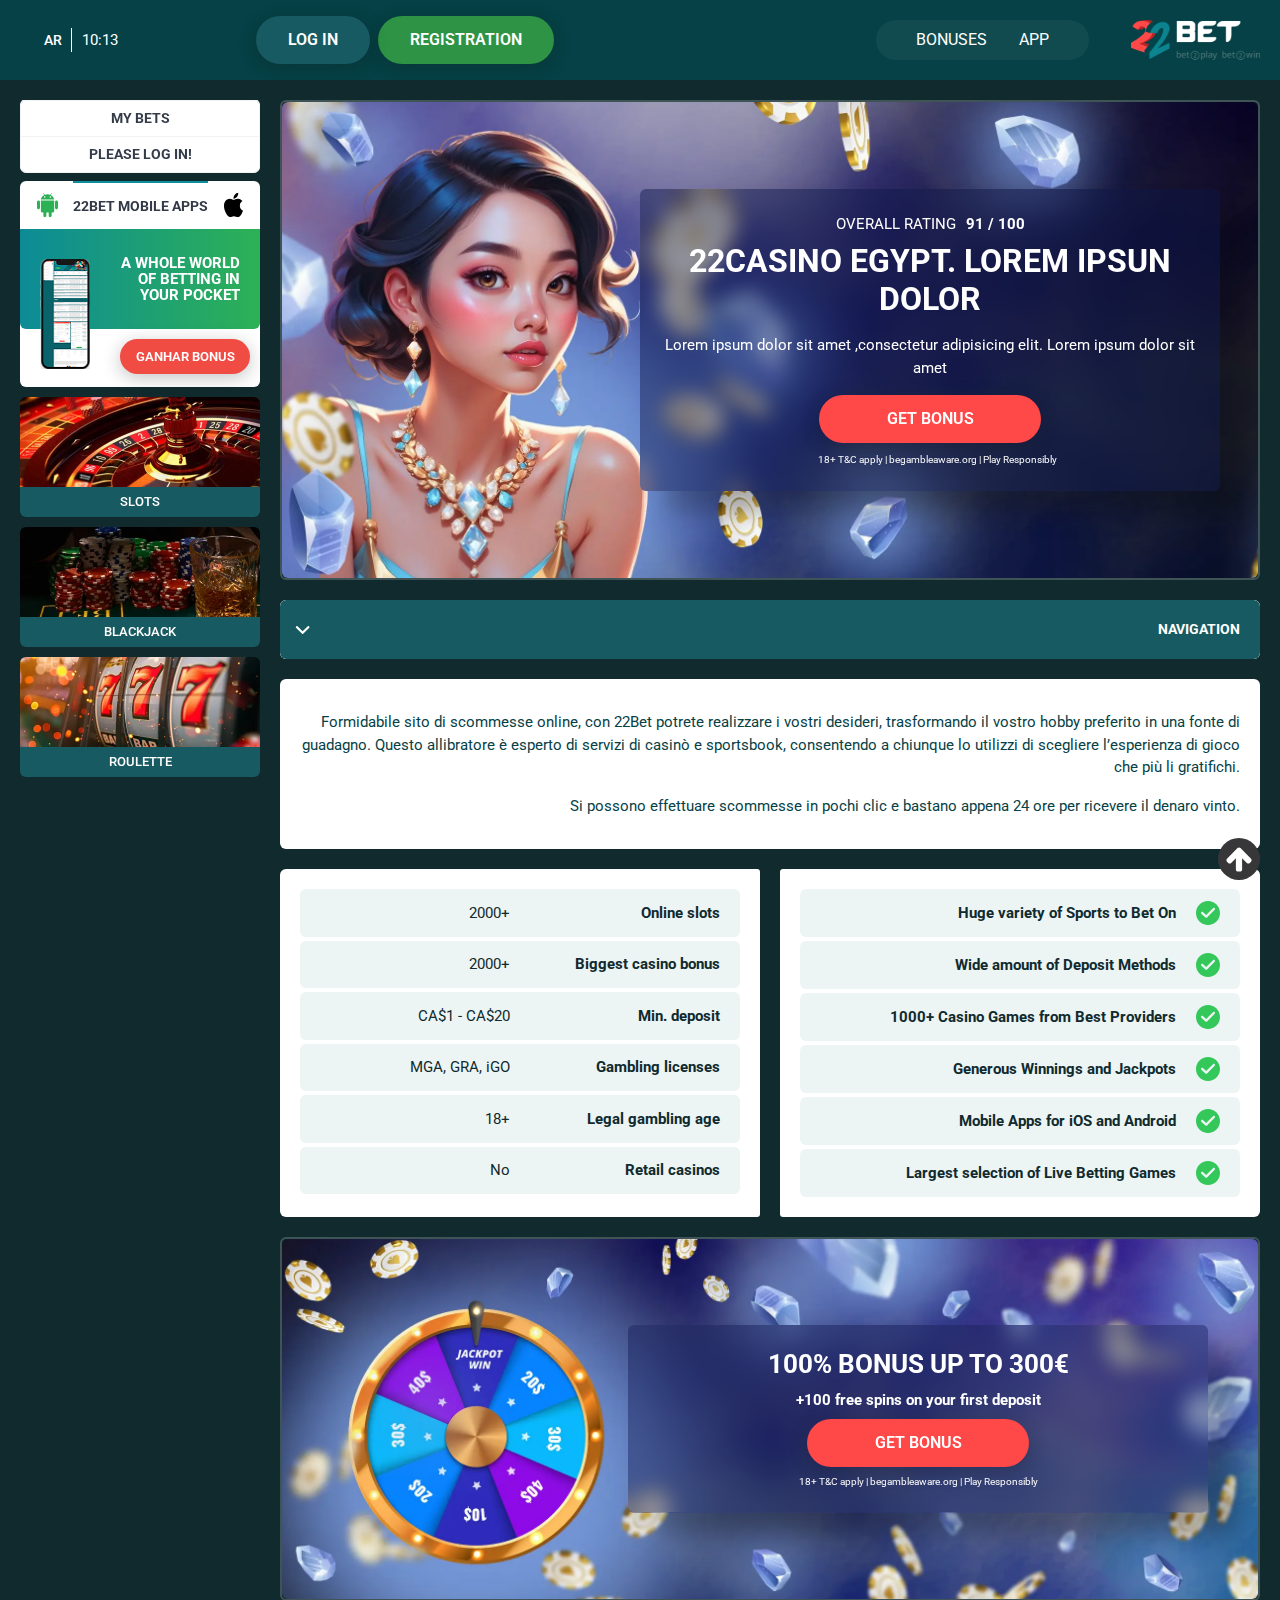
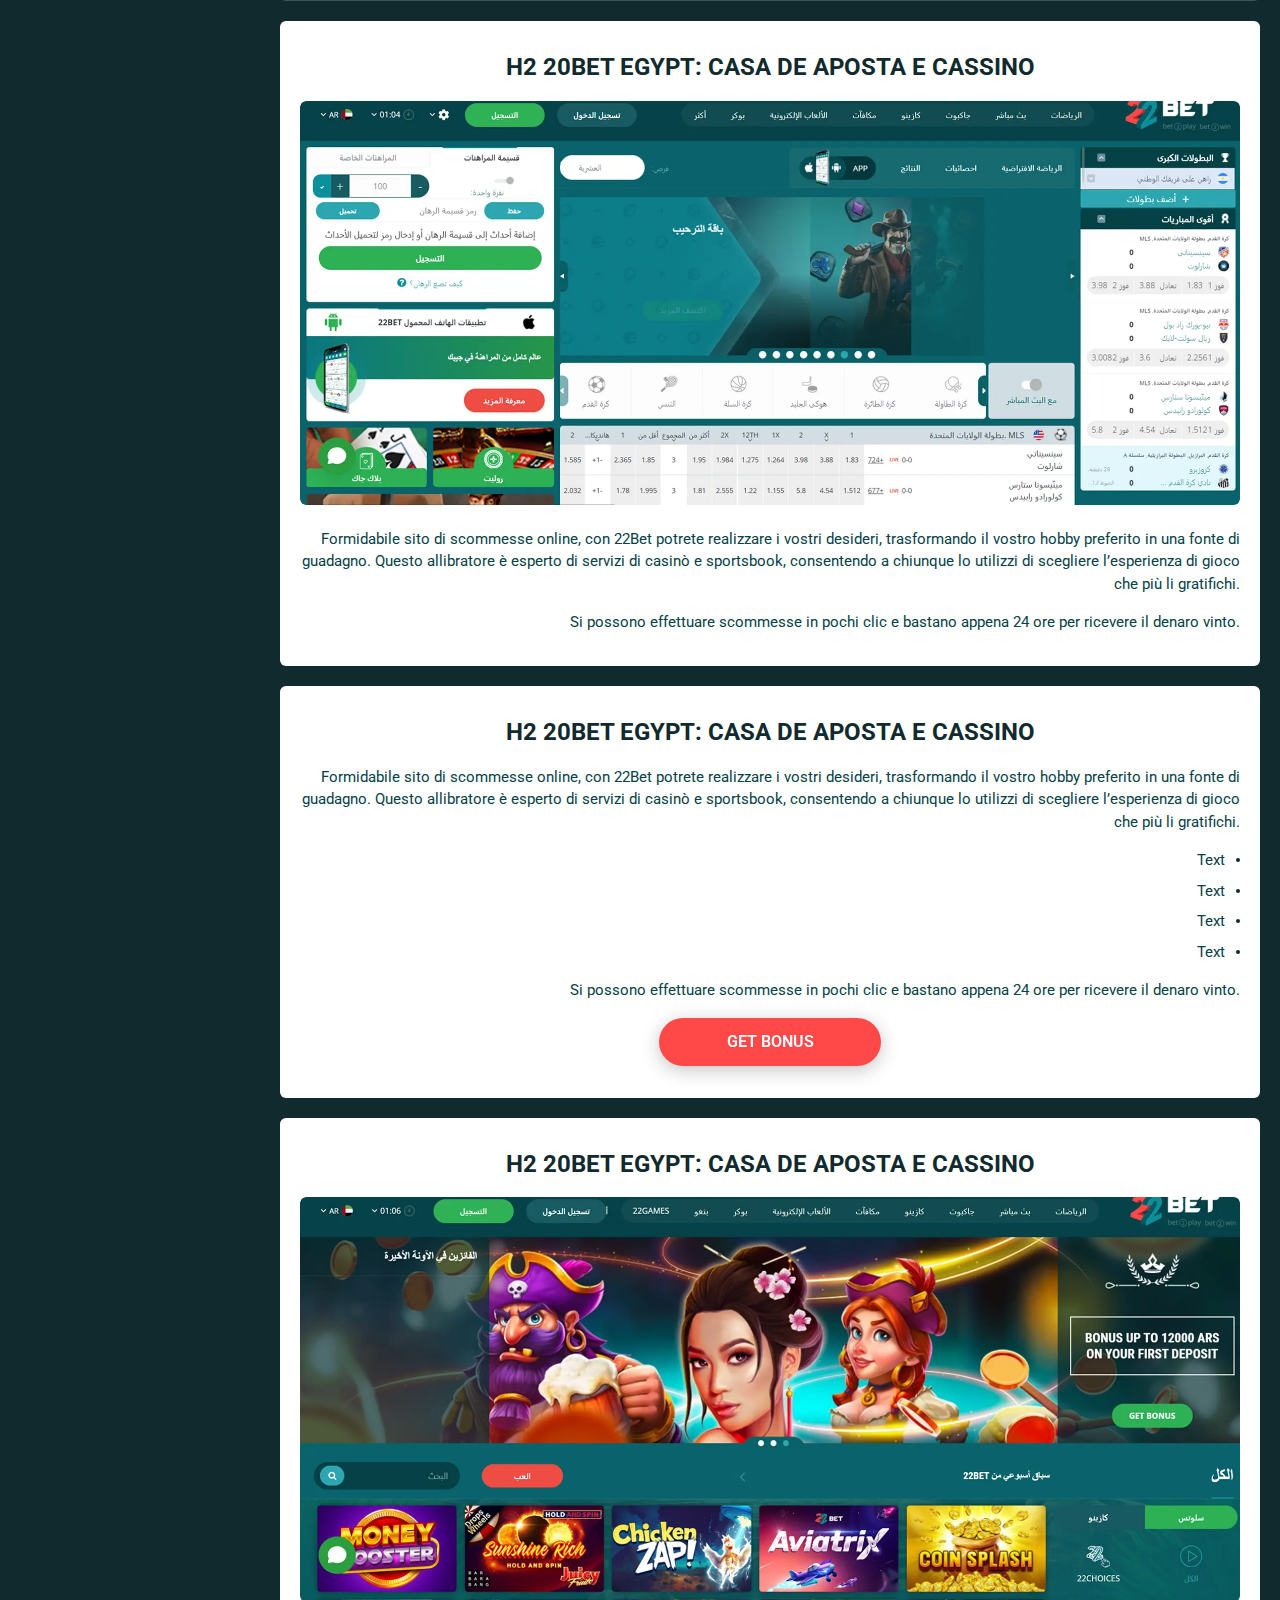
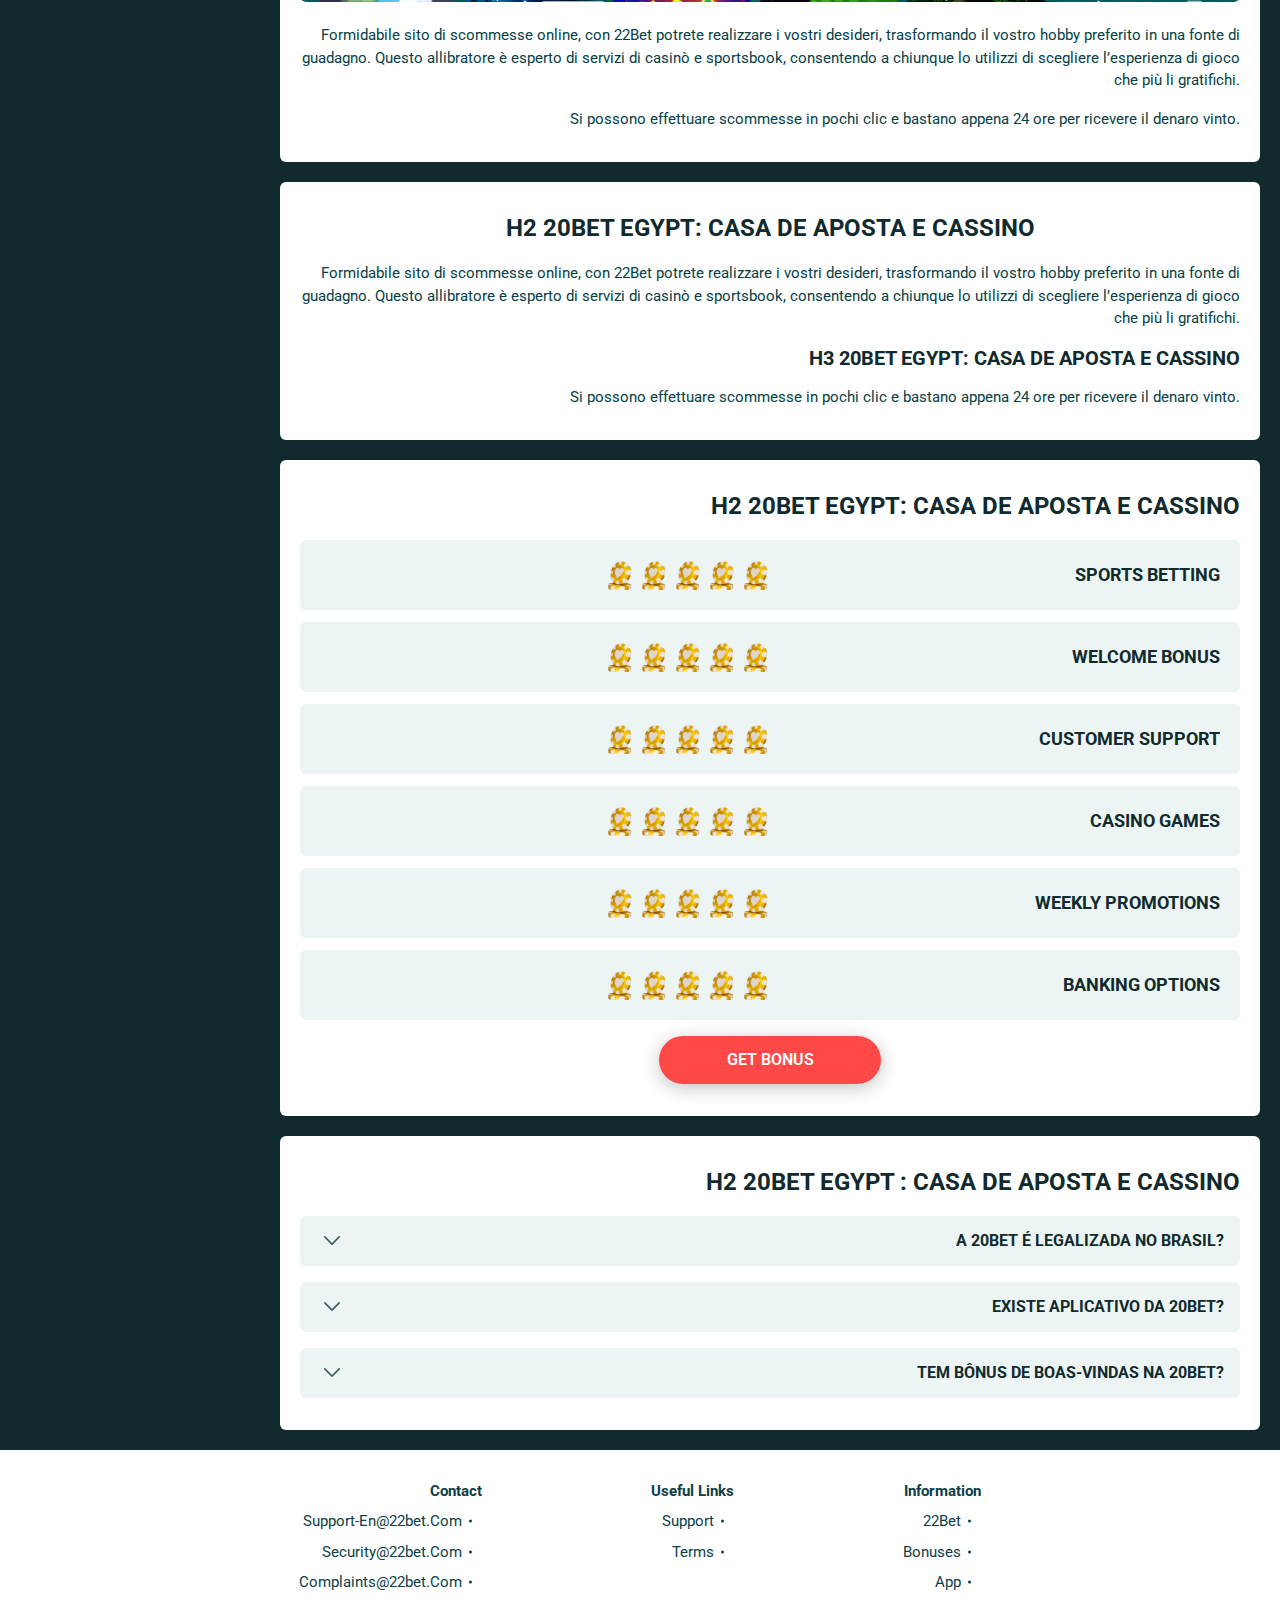
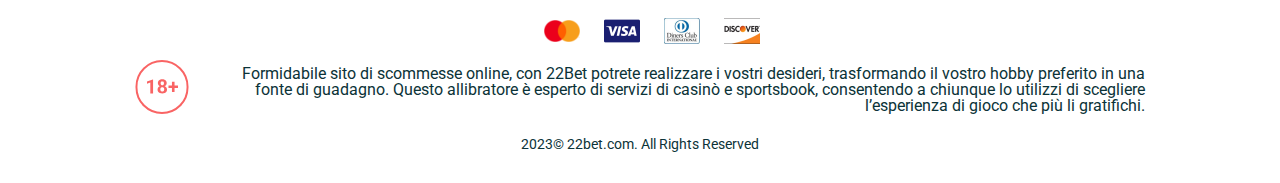
<file: index.html>
<!DOCTYPE html>
<html lang="ar">
  <head>
    <meta charset="UTF-8" />
   
    <meta name="viewport" content="width=device-width, initial-scale=1.0" />
    <title>20Bet Brasil: casa de aposta e cassino</title>
    <meta name="description" content />
    <meta property="og:site_name" content />
    <meta property="og:title" content />
    <meta property="og:type" content="website" />
    <meta property="og:url" content />
    <meta property="og:image" content />
    <meta property="og:image:alt" content />
    <meta property="og:locale" content="ar" />
    <meta property="og:description" content />
    <link rel="preconnect" href="https://fonts.googleapis.com" />
    <link rel="preconnect" href="https://fonts.gstatic.com" crossorigin />
    <link
      href="https://fonts.googleapis.com/css2?family=Poppins&family=Roboto:wght@400;500;700&display=swap"
      rel="stylesheet"
    />
    <link rel="stylesheet" href="./css/reset.css" />
    <link rel="stylesheet" href="./css/main.css" />
    <link rel="stylesheet" href="./css/media.css"/>
    <link rel="icon" href="./images/Group.png" type="image/x-icon"/>
    <script
    src="https://code.jquery.com/jquery-3.6.1.min.js"
    integrity="sha256-o88AwQnZB+VDvE9tvIXrMQaPlFFSUTR+nldQm1LuPXQ="
    crossorigin="anonymous"
  ></script>
  </head>
  <body>
    <header class="header">
      <section class="content header__content">
        <a href="./index.html" class="logo header__logo"
          ><img src="./images/logo.svg" alt="logo" title
        /></a>
        <button class="header__btn-menu" >
          <svg width="16px" height="16px" viewBox="0 0 16 16" xmlns="http://www.w3.org/2000/svg">
              <rect y="0" width="16" height="3" rx="1.5"></rect>
              <rect y="6.5" width="16" height="3" rx="1.5"></rect>
              <rect y="13" width="16" height="3" rx="1.5"></rect>
            </svg>
        </button>

          <nav class="menu header__menu">
            <ul class="header__menu-list">
                
              <li>
                <a href="./bonus.html">
                 Bonuses
                </a>
              </li>
              
              <li>
                <a href="./app.html">
                 App
                </a>
              </li>
              
                </ul>
              </div>
              </div>
               <a href="./registration.html" class="header__menu-item">
                <span>Registration</span>
              </a>
            </li>
             
            </ul>
            <div class="header__button header__button-menu " >
              <a href="#" class="button  button__login-menu">log in</a>
              <a href="#" class="button button__menu">registration</a>
            </div>
           
          </nav>
            <a href="#" class="button button__singup">registration</a>
            <a href="#" class="button button__login">log in</a>
          
            <div id="clock" class="header__time">00:00</div>
            
            
            <div class="header__language">
                <div class="header__flag-wrap">
                  <a class="header__country" href="#">
                    <!-- <span><img src="./images/flag.png" alt=" Flag" title /></span> -->
                    <span>ar</span>
                  </a>
                </div>
                
              </div>  
      </section>
    </header>
     <main class="main home">
      <section class="main__wrap">
        <aside class="sidebar sidebar-left ">
            <div class="sidebar-left__champion">
                <div class="top-champion__links-desk menu__review-desk">TOP Championships</div>
            </div>
            <div class="sidebar-left__matches">
                <div class="top-matches__links-desk menu__review-desk">Top matches</div>
            </div>
                <div class="sidebar-left__quik">
                  <div class="menu__links-desk"><a href="#">
                   Live events: 76 <img src="./images/sidebar/liveEvents-sidebar.svg" alt="" title=""></a>
                  </div>
                  <ul class="menu__links">
                    <li>
                      <a href="#"
                        ><img
                          src="./images/sidebar/football.svg"
                          alt="Football"
                          title
                        />(13) Football </a
                      >
                    </li>
                     <li>
                      <a href="#"
                        ><img
                          src="./images/sidebar/basketball.svg"
                          alt="Basketball"
                          title
                        />(36) Basketball </a
                      >
                    </li>
                    <li>
                      <a href="#"
                        ><img
                          src="./images/sidebar/tennis.svg"
                          alt="Tennis"
                          title
                        />(7) Tennis </a
                      >
                    </li>
                   
                    <li>
                      <a href="#"
                        ><img
                          src="./images/sidebar/hockey.svg"
                          alt="Ice Hockey"
                          title
                        />(18) Ice Hockey </a
                      >
                    </li>
                    
                    <li>
                      <a href="#"
                        ><img
                          src="./images/sidebar/volleyball.svg"
                          alt="Volleyball"
                          title
                        />(2) Volleyball </a
                      >
                    </li>
                    
                   
                  </ul>
                </div>
              
                <div class="sidebar-left__review">
                  <div class="menu__review-desk sidebar__desk">Navigation
</div>
                  <ul class="menu__review sidebar__list">
                    <li><a href="#">Review of 20Bet</a></li>
                    <li><a href="#">Registration</a></li>
                    <li><a href="#">20Bet Betting </a></li>
                    <li><a href="#">Layouts and navigation </a></li>
                    <li><a href="#">Sports betting</a></li>
                    <li><a href="#">Live betting</a></li>
                    <li><a href="#">Live stream</a></li>
                    <li><a href="#">Cash out</a></li>
                    
                  </ul>
                </div>
             
        </aside>
       <section class="content__wrapper ">

       
          <section class="content hero">
           
            <div class="background">
              <img src="./images/main/bg-main.webp" alt="hero" title />
              
            </div>
            <div class="hero__wrapper hero__wrapper-main">
              <div class="hero__data">
                <div class="hero__rating" >
                  <p>Overall Rating</p>
                  
                  <span >
                    <span >91</span>
                  <span>/</span> 
                  <span >100</span>
                 
                  </span>
                </div>
                <h1 class="title general hero__title">
                  22Casino egypt. lorem ipsun dolor
                </h1>
                <p>Lorem ipsum dolor sit amet ,consectetur adipisicing elit. Lorem ipsum dolor sit amet</p>
                <a href="#" class="button  hero__button">get bonus</a>
                <span class="hero__span">18+ T&C apply | begambleaware.org | Play Responsibly</span>
              </div>
             
            </div>
          </section>
          <section class="content menu-review__content">
              

            
                <div class="menu__review-desk menu__review-content">Navigation
</div>
                <ul class="menu__review menu__review-list">
                    <li><a href="#">Review of 20Bet</a></li>
                    <li><a href="#">Registration</a></li>
                    <li><a href="#">20Bet Betting </a></li>
                    <li><a href="#">Layouts and navigation</a></li>
                    <li><a href="#">Sports betting</a></li>
                    <li><a href="#">Live betting</a></li>
                    <li><a href="#">Live stream</a></li>
                    <li><a href="#">Cash out</a></li>
                </ul>
             
          
          </section>
          <section class="content article">
            <p>
              Formidabile sito di scommesse online, con 22Bet potrete realizzare
              i vostri desideri, trasformando il vostro hobby preferito in una
              fonte di guadagno. Questo allibratore è esperto di servizi di
              casinò e sportsbook, consentendo a chiunque lo utilizzi di
              scegliere l’esperienza di gioco che più li gratifichi.
            </p>
            <p>
              Si possono effettuare scommesse in pochi clic e bastano appena 24
              ore per ricevere il denaro vinto.
            </p>
          </section>

             <section class="content features">
           
           <div class="features__content">
           
           <div class="features__wrap">
              <table class="features__table">
               <tbody class="features__group">
                 
                   <tr>
                   <td>Online slots</td>
                   <td>2000+</td>
                  </tr>
                  <tr>
                   <td>Biggest casino bonus</td>
                   <td>2000+</td>
                  </tr>
                  <tr>
                   <td>Min. deposit</td>
                   <td>CA$1 - CA$20</td>
                  </tr>
                     <tr>
                     <td>Gambling licenses</td>
                     <td>MGA, GRA, iGO</td>
                   </tr>
                   <tr>
                     <td>Legal gambling age</td>
                     <td>18+</td>
                   </tr>
                   <tr>
                     <td>Retail casinos</td>
                     <td>No</td>
                   </tr>
                
               </tbody>
             </table>
            <ul class="features__list">
               <li>
                <img src="./images/main/features-icon.svg" alt="icon" title>
                Huge variety of Sports to Bet On</li>
              <li><img src="./images/main/features-icon.svg" alt="icon" title>
                Wide amount of Deposit Methods</li>
              <li><img src="./images/main/features-icon.svg" alt="icon" title>1000+ Casino Games from Best Providers</li>
              <li><img src="./images/main/features-icon.svg" alt="icon" title>Generous Winnings and Jackpots</li>
              <li><img src="./images/main/features-icon.svg" alt="icon" title>Mobile Apps for iOS and Android</li>
              <li><img src="./images/main/features-icon.svg" alt="icon" title>Largest selection of Live Betting Games</li>
         </ul>
            
            
           </div>
         
           </div>
           </section>  
              <section class="content banner">
             <div class="background banner__backgroud">
              <img src="./images/main/banner-main.webp" alt="hero" title />
              
            </div>
            
              <div class="banner__info">
                
                <h2 class="title high banner__title">
                  100% BONUS UP TO 300€
                 
                </h2>
                 <p class="banner__subtitle">+100 free spins on your first deposit</p>
                <a href="#" class="button banner__button">get bonus</a>
                <span>18+ T&C apply | begambleaware.org | Play Responsibly</span>
              </div>
            </section>
          <section class="content article">
            <h2 class="title high article__title">H2 20Bet egypt: Casa de Aposta e Cassino</h2>
            <div class="images">
                <img src="./images/main/image1-main.webp" alt="banner" title />
              </div>
            <p>
              Formidabile sito di scommesse online, con 22Bet potrete realizzare
              i vostri desideri, trasformando il vostro hobby preferito in una
              fonte di guadagno. Questo allibratore è esperto di servizi di
              casinò e sportsbook, consentendo a chiunque lo utilizzi di
              scegliere l’esperienza di gioco che più li gratifichi.
            </p>
            <p>
              Si possono effettuare scommesse in pochi clic e bastano appena 24
              ore per ricevere il denaro vinto.
            </p>
           
          </section>
          <section class="content article">
            <h2 class="title high article__title">H2 20Bet egypt: Casa de Aposta e Cassino</h2>
            <p>
              Formidabile sito di scommesse online, con 22Bet potrete realizzare
              i vostri desideri, trasformando il vostro hobby preferito in una
              fonte di guadagno. Questo allibratore è esperto di servizi di
              casinò e sportsbook, consentendo a chiunque lo utilizzi di
              scegliere l’esperienza di gioco che più li gratifichi.
            </p>
            
            <ul>
              <li>Text</li>
              <li>Text</li>
              <li>Text</li>
               <li>Text</li>
            </ul>
            
            <p>
              Si possono effettuare scommesse in pochi clic e bastano appena 24
              ore per ricevere il denaro vinto.
            </p>
            <a href="#" class="button ">get bonus</a>
          </section>
          <section class="content article">
            <h2 class="title high article__title">H2 20Bet egypt: Casa de Aposta e Cassino</h2>
            <div class="images">
                <img src="./images/main/image2-main.webp" alt="banner" title/>
              </div>
            <p>
              Formidabile sito di scommesse online, con 22Bet potrete realizzare
              i vostri desideri, trasformando il vostro hobby preferito in una
              fonte di guadagno. Questo allibratore è esperto di servizi di
              casinò e sportsbook, consentendo a chiunque lo utilizzi di
              scegliere l’esperienza di gioco che più li gratifichi.
            </p>
            <p>
              Si possono effettuare scommesse in pochi clic e bastano appena 24
              ore per ricevere il denaro vinto.
            </p>
            
          </section>
          <section class="content article">
            <h2 class="title high article__title">H2 20Bet egypt: Casa de Aposta e Cassino</h2>
            <p>
              Formidabile sito di scommesse online, con 22Bet potrete realizzare
              i vostri desideri, trasformando il vostro hobby preferito in una
              fonte di guadagno. Questo allibratore è esperto di servizi di
              casinò e sportsbook, consentendo a chiunque lo utilizzi di
              scegliere l’esperienza di gioco che più li gratifichi.
            </p>

            <h3>H3 20Bet egypt: Casa de Aposta e Cassino</h3>

            <p>
              Si possono effettuare scommesse in pochi clic e bastano appena 24
              ore per ricevere il denaro vinto.
            </p>
            
          </section>
          <section class="content ratings ">
            <h2 class="ratings__title title high">
            H2 20Bet egypt: Casa de Aposta e Cassino
            </h2>
            
           
          <div class="ratings__content">
            <ul class="ratings__list">
              <li>
                <div  class="ratings__info">
                 
                   <div class="ratings__img">
                  <img src="./images/main/ratings-icon.svg" alt="ratings" title>
                  <img src="./images/main/ratings-icon.svg" alt="ratings" title>
                  <img src="./images/main/ratings-icon.svg" alt="ratings" title>
                  <img src="./images/main/ratings-icon.svg" alt="ratings" title>
                  <img src="./images/main/ratings-icon.svg" alt="ratings" title>
                  
                  
                </div>
              
                  <p>Sports betting</p>
                </div>
              
                
              </li>
              <li>
                <div class="ratings__info">
                  
                  <div class="ratings__img">
                  <img src="./images/main/ratings-icon.svg" alt="ratings" title>
                   <img src="./images/main/ratings-icon.svg" alt="ratings" title>
                    <img src="./images/main/ratings-icon.svg" alt="ratings" title>
                     <img src="./images/main/ratings-icon.svg" alt="ratings" title>
                      <img src="./images/main/ratings-icon.svg" alt="ratings" title>
                       
                </div>
                    <p>Welcome Bonus
                  </p>
                </div>
               
               
              </li>
              <li>
                <div class="ratings__info">
                  
                  <div class="ratings__img">
                  <img src="./images/main/ratings-icon.svg" alt="ratings" title>
                   <img src="./images/main/ratings-icon.svg" alt="ratings" title>
                   <img src="./images/main/ratings-icon.svg" alt="ratings" title>
                   <img src="./images/main/ratings-icon.svg" alt="ratings" title>
                   <img src="./images/main/ratings-icon.svg" alt="ratings" title>
                   
                </div>  
                 <p>Customer support</p>
                </div>
                 
                  
            </li>
            
            <li>
              <div class="ratings__info">
               
                <div class="ratings__img">
                <img src="./images/main/ratings-icon.svg" alt="ratings" title>
                <img src="./images/main/ratings-icon.svg" alt="ratings" title>
                   <img src="./images/main/ratings-icon.svg" alt="ratings" title>
                   <img src="./images/main/ratings-icon.svg" alt="ratings" title>
                   <img src="./images/main/ratings-icon.svg" alt="ratings" title>
              </div>
               <p>Casino games</p>
                </div>
              
            </li>
              <li>
                <div class="ratings__info">
                  
                   <div class="ratings__img">
                  <img src="./images/main/ratings-icon.svg" alt="ratings" title>
               <img src="./images/main/ratings-icon.svg" alt="ratings" title>
                <img src="./images/main/ratings-icon.svg" alt="ratings" title>
                   <img src="./images/main/ratings-icon.svg" alt="ratings" title>
                   <img src="./images/main/ratings-icon.svg" alt="ratings" title>
                 
                </div> 
                
                  <p>Weekly Promotions
                    </p>
                  
                </div>
               
              </li>
             

             
            <li>
              <div class="ratings__info">
               
                  <div class="ratings__img">
                <img src="./images/main/ratings-icon.svg" alt="ratings" title>
                 <img src="./images/main/ratings-icon.svg" alt="ratings" title>
                   <img src="./images/main/ratings-icon.svg" alt="ratings" title>
                   <img src="./images/main/ratings-icon.svg" alt="ratings" title>
                   <img src="./images/main/ratings-icon.svg" alt="ratings" title>
                
              </div>
                 <p>Banking Options</p>
                
              </div> 
            
            </li> 
          
            </ul>
           
          </div>
         
            <a href="#" class="button ratings__button">get bonus </a>
          </section>
          <section class="content faq">
            <h2 class="title high faq__title">H2 20Bet egypt : Casa de Aposta e Cassino</h2>
            <ul class="faq__list " >
              <li class="faq__item"  >
                <h3 class="title medium faq__subtitle js-button-expander"  > A 20Bet é legalizada no Brasil?
                 </h3>
                <div  class="faq__answer js-expand-content" >
                  <p  >
                    Sim, a casa de apostas tem licença emitida por Curaçao, que é reconhecida no Brasil e a permite atuar por aqui.
                  </p>
                </div>
              </li>
              <li class="faq__item"  >
                <h3 class="title medium faq__subtitle js-button-expander"  > Existe aplicativo da 20Bet?</h3>
                <div class="faq__answer js-expand-content" >
                  <p  >
                    Sim, disponível para sistemas operacionais iOS e Android.
                  </p>
                </div>
              </li> 
              <li class="faq__item" >
                <h3 class="title medium faq__subtitle js-button-expander" > Tem bônus de boas-vindas na 20Bet?</h3>
                <div class="faq__answer js-expand-content">
                  <p >
                    O pacote especial para novos usuários da 20Bet paga 100% sobre o primeiro depósito, com limite de 600 BRL. 
                  </p>
                </div>
              </li> 
              
            </ul>
          </section>
          
        </section> 
        <aside class="sidebar sidebar-right ">
            <div class="sidebar__links">
                <p>My Bets</p>
                <a href="#">Please Log in!</a>
            </div>
            
         
            <div class="sidebar__info">
              <img src="./images/sidebar/android-right-sidebar.svg" alt="android" title>
              
                <div class="sidebar__subtitle">22bet mobile apps</div>
                  <img src="./images/sidebar/apple-right-sidebar.svg" alt="apple" title>
              </div>
             <div class="sidebar__wrap">
              <div class="sidebar__deskription">
                <p>A whole world of betting in your pocket</p>
                <img src="./images/sidebar/phone-right-sidebar.png" alt="iphone" title>
             </div>
             <a href="#" class="button sidebar__button">ganhar bonus</a>
             </div>
             <div class="sidebar__cards">
               <a href="#"><img src="./images/sidebar/slots.webp" width="240" alt="slots" title>
              <div class="sidebar__text sidebar__text-last">Slots</div>
              </a>
               <a href="#"><img src="./images/sidebar/blackjack.webp" width="115" alt="blackjack" title>
                <div class="sidebar__text">Blackjack</div>
              </a>
              <a href="#"><img src="./images/sidebar/roulette.webp" width="115" alt="roulette" title>
              <div class="sidebar__text sidebar__text-first">Roulette</div>
              </a> 
             
            
             </div>
        </aside> 
        <div class=""  onclick="scrollToTop()">
          <button class="main__arrow" id="scrollToTopBtn"></button>
        </div> 
        
      </section>
    </main> 
     <footer class=" footer ">
      <section class="content footer__content">
        <ul class="footer__menu">
          <li>
            <div>Information</div>
            <ul class="footer__info">
              <li><a href="#">22Bet</a></li>
              <li><a href="#">Bonuses</a></li>
              <li><a href="#">App</a></li>
            </ul>
          </li>
          <li>
            <div>Useful Links</div>
            <ul class="footer__info">
              <li><a href="#">Support</a></li>
              <li><a href="#">Terms</a></li>
              
            </ul>
          </li>
          <li>
            <div>Contact</div>
            <ul class="footer__info">
              <li><a href="mailto:Support-En@22bet.Com">Support-En@22bet.Com</a></li>
              <li><a href="mailto:Security@22bet.Com">Security@22bet.Com</a></li>
              <li><a href="mailto:Complaints@22bet.Com">Complaints@22bet.Com</a></li>
            </ul>
          </li>
        </ul>
       
          <ul class="footer__cards-list">
            <li>
                <a href="#"
                  ><img
                    src="./images/mastercard.png"
                    alt="mastercard"
                    title
                /></a>
              </li>
            <li>
              <a href="#"
                ><img src="./images/visa.png" alt="cardvisa" title
              /></a>
            </li>
            <li>
                <a href="#"
                  ><img src="./images/diners.png" alt="diners" title
                /></a>
              </li>
              <li>
                <a href="#"
                  ><img src="./images/discover.png" alt="discover" title
                /></a>
              </li>
            
          </ul>
       
        <div class="footer__wrapp">
          <div class="footer__text">
            <p>
                Formidabile sito di scommesse online, con 22Bet potrete realizzare i vostri desideri, trasformando il vostro hobby preferito in una fonte di guadagno. Questo allibratore è esperto di servizi di casinò e sportsbook, consentendo a chiunque lo utilizzi di scegliere l’esperienza di gioco che più li gratifichi.
            </p>
            
           
          </div>
          <div class="footer__age">
            <img src="./images/age.svg" alt="age" title />
          </div>
        </div>
        <p class="footer__copy">2023&copy; 22bet.com. All Rights Reserved</p>
      </section>
    </footer>
    <script src="./js/arrowUp.js" defer></script>
    <script src="./js/sidebar.js" defer></script>
    <script src="./js/expander.js" defer></script>
    <script src="./js/mobile-menu.js" defer></script>
    <script src="./js/clock.js" defer></script>
     <!-- <script src="./js/flag.js" defer></script> -->
    
  </body>
</html>
</file>
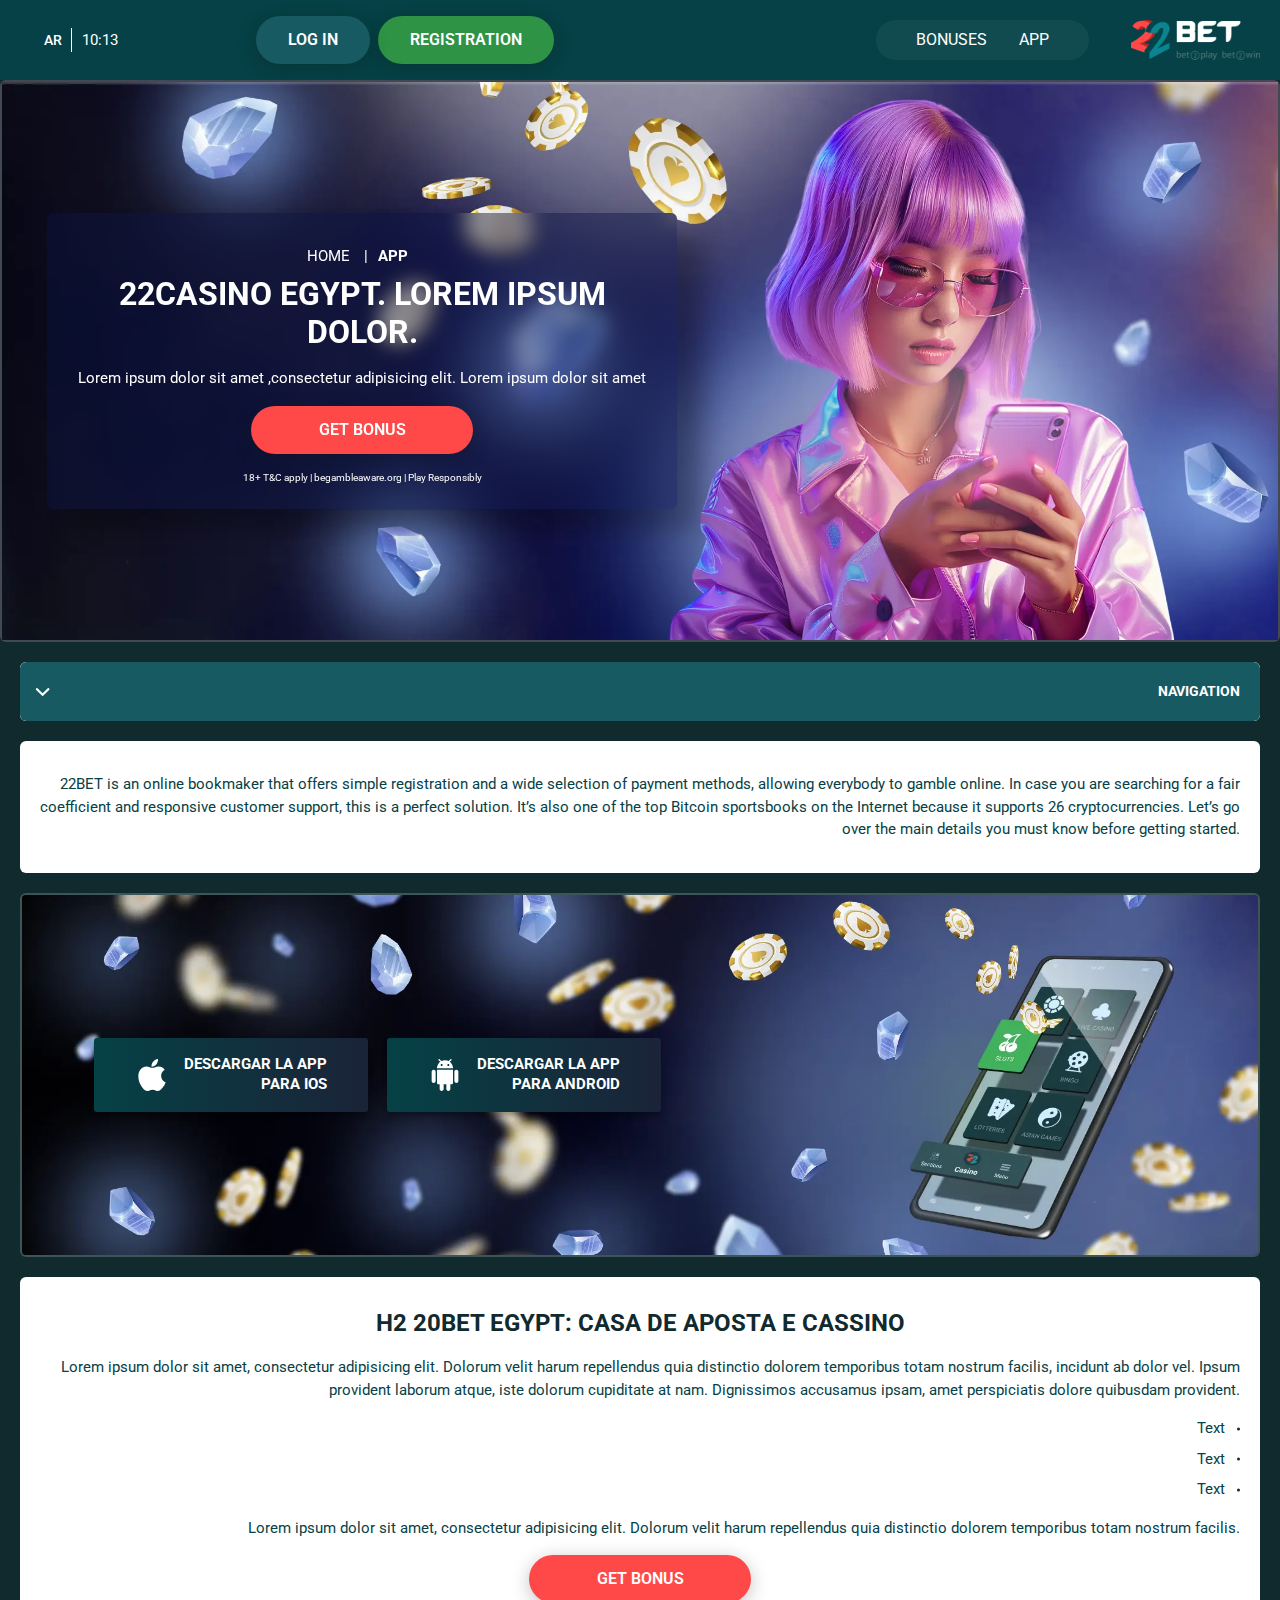
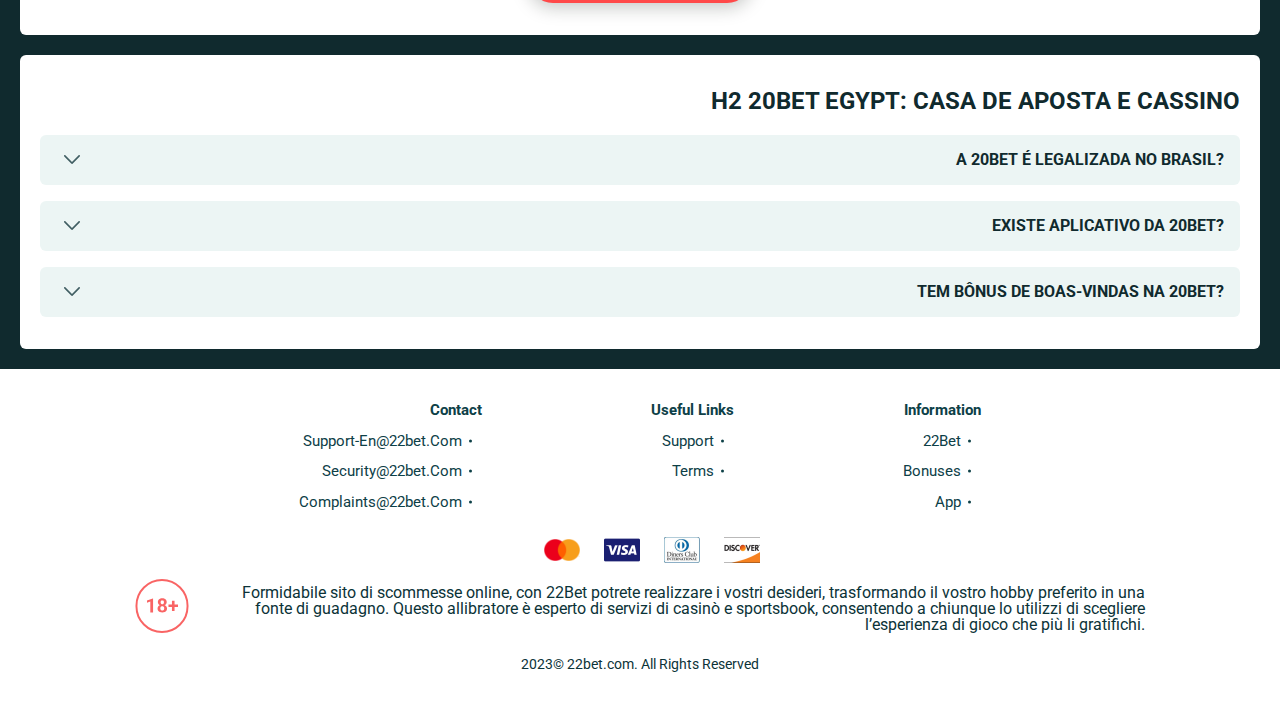
<file: app.html>
<!DOCTYPE html>
<html lang="ar">
  <head>
    <meta charset="UTF-8" />
   
    <meta name="viewport" content="width=device-width, initial-scale=1.0" />
    <title>20Bet Brasil: casa de aposta e cassino</title>
    <meta name="description" content />
    <meta property="og:site_name" content />
    <meta property="og:title" content />
    <meta property="og:type" content="website" />
    <meta property="og:url" content />
    <meta property="og:image" content />
    <meta property="og:image:alt" content />
    <meta property="og:locale" content="ar" />
    <meta property="og:description" content />
    <link rel="preconnect" href="https://fonts.googleapis.com" />
    <link rel="preconnect" href="https://fonts.gstatic.com" crossorigin />
    <link
      href="https://fonts.googleapis.com/css2?family=Poppins&family=Roboto:wght@400;500;700&display=swap"
      rel="stylesheet"
    />
    <link rel="stylesheet" href="./css/reset.css" />
    <link rel="stylesheet" href="./css/main.css" />
    <link rel="stylesheet" href="./css/media.css"/>
    <link rel="icon" href="./images/Group.png" type="image/x-icon"/>
    <script
    src="https://code.jquery.com/jquery-3.6.1.min.js"
    integrity="sha256-o88AwQnZB+VDvE9tvIXrMQaPlFFSUTR+nldQm1LuPXQ="
    crossorigin="anonymous"
  ></script>
  </head>
  <body>
    <header class="header">
      <section class="content header__content ">
        <a href="./index.html" class="logo header__logo"
          ><img src="./images/logo.svg" alt="logo" title
        /></a>
        <button class="header__btn-menu" >
          <svg width="16px" height="16px" viewBox="0 0 16 16" xmlns="http://www.w3.org/2000/svg">
              <rect y="0" width="16" height="3" rx="1.5"></rect>
              <rect y="6.5" width="16" height="3" rx="1.5"></rect>
              <rect y="13" width="16" height="3" rx="1.5"></rect>
            </svg>
        </button>

          <nav class="menu header__menu">
           <ul class="header__menu-list">
                
              <li>
                <a href="./bonus.html">
                 Bonuses
                </a>
              </li>
               <li>
                <a href="./app.html">
                App
                </a>
              </li>
              
             
            </ul>
            <div class="header__button header__button-menu " >
              <a href="#" class="button  button__login-menu">log in</a>
              <a href="#" class="button button__menu">registration</a>
            </div>
          </nav>
        
          <a href="#" class="button button__singup">registration</a>
         
            <a href="#" class="button button__login">log in</a>
           
            <div id="clock" class="header__time">00:00</div>
           <div class="header__language">
                <div class="header__flag-wrap">
                  <a class="header__country" href="#">
                    <!-- <span><img src="./images/flag.png" alt=" Flag" title /></span> -->
                    <span>ar</span>
                  </a>
                </div>
             
              </div>  
      </section>
    </header>
     <main class="main home main-page">
        <section class=" hero hero__page  hero__page-app">
           
            <div class="background background-page">
              <img src="./images/app/bg-app.webp" alt="hero" title />
              
            </div>
            <div class="hero__wrapper hero__wrapper-page">
              <div class="hero__data hero__data-bonus hero__data-page">
                <ul
                class="breadcrumbs breadcrumbs-page "
               
              >
                <li
                 
                >
                  <a href="#" >
                    <span >Home</span></a
                  >
                 
                </li>
                <li
                  
                >
                  <a > <span >App</span></a>
                  
                </li>
              </ul>
                <h1 class="title general hero__title hero__title-page">
               <h1 class="title general hero__title">22casino egypt. Lorem ipsum dolor. 
            </h1>
 <p>Lorem ipsum dolor sit amet ,consectetur adipisicing elit. Lorem ipsum dolor sit amet</p>
            <a href="#" class="button hero__button hero__button-bonus"
              >get bonus </a
            >
              
                <span class="hero__span hero__span-page">18+ T&C apply | begambleaware.org | Play Responsibly</span>
              </div>
             
            </div>
          </section>
      <section class="main__wrap main__wrap-page">
        <aside class="sidebar sidebar-left ">
                <div class="sidebar-left__review">
                  <div class="menu__review-desk sidebar__desk">navigation
</div>
                  <ul class="menu__review sidebar__list">
                    <li><a href="#">Review of 20Bet</a></li>
                    <li><a href="#">Registration</a></li>
                    <li><a href="#">20Bet Betting </a></li>
                    <li><a href="#">Layouts and navigation</a></li>
                    <li><a href="#">Sports betting</a></li>
                    <li><a href="#">Live betting</a></li>
                    <li><a href="#">Live stream</a></li>
                    <li><a href="#">Cash out</a></li>
                    
                  </ul>
                </div>
             
        </aside>
       <section class="content__wrapper content__wrapper-page">

       
         
          <section class="content menu-review__content">
              

            
                <div class="menu__review-desk menu__review-content">navigation
</div>
                <ul class="menu__review menu__review-list">
                    <li><a href="#">Review of 20Bet</a></li>
                    <li><a href="#">Registration</a></li>
                    <li><a href="#">20Bet Betting </a></li>
                    <li><a href="#">Layouts and navigation</a></li>
                    <li><a href="#">Sports betting</a></li>
                    <li><a href="#">Live betting</a></li>
                    <li><a href="#">Live stream</a></li>
                    <li><a href="#">Cash out</a></li>
                </ul>
             
          
          </section>

          
          <section class="content article">  
            <p>
              22BET is an online bookmaker that offers simple registration and a wide selection of payment methods, allowing everybody to gamble online. In case you are searching for a fair coefficient and responsive customer support, this is a perfect solution. It’s also one of the top Bitcoin sportsbooks on the Internet because it supports 26 cryptocurrencies. Let’s go over the main details you must know before getting started.
            </p>
          </section>
        <section class="content banner banner__app">

   <div class="background background-page">
              <img src="./images/app/banner-app.webp" alt="hero" title />
              
            </div>
              <div class="button__wrap-app">
                  <a href="#" class="banner__btn banner__btn-app">
                    <img src="./images/app/apple.svg" alt="icon" title>
                 Descargar la app </br>
para iOS
                  </a>
                  <a href="#" class="banner__btn banner__btn-android"
                    ><img src="./images/app/android.svg" alt="icon" title>Descargar la app </br>
para Android</a
                  >
                </div>
             
                
          </section>
          <section class="content article">
            <h2 class="title high article__title">H2 20Bet egypt: Casa de Aposta e Cassino</h2>
             <p>
             Lorem ipsum dolor sit amet, consectetur adipisicing elit. Dolorum velit harum repellendus quia distinctio dolorem temporibus totam nostrum facilis, incidunt ab dolor vel. Ipsum provident laborum atque, iste dolorum cupiditate at nam. Dignissimos accusamus ipsam, amet perspiciatis dolore quibusdam provident.
            </p>
           
            <ul class="article__list">
              <li>Text</li>
              <li>Text</li>
              <li>Text</li>
             
            </ul>
          
             <p>Lorem ipsum dolor sit amet, consectetur adipisicing elit. Dolorum velit harum repellendus quia distinctio dolorem temporibus totam nostrum facilis.</p>
            <a href="#" class="button article__button">get bonus </a>
          </section>
         <section class="content faq">
            <h2 class="title high faq__title">H2 20Bet egypt: Casa de Aposta e Cassino</h2>
            <ul class="faq__list " >
              <li class="faq__item"  >
                <h3 class="title medium faq__subtitle js-button-expander"  > A 20Bet é legalizada no Brasil?
                 </h3>
                <div  class="faq__answer js-expand-content" >
                  <p  >
                    Sim, a casa de apostas tem licença emitida por Curaçao, que é reconhecida no Brasil e a permite atuar por aqui.
                  </p>
                </div>
              </li>
              <li class="faq__item"  >
                <h3 class="title medium faq__subtitle js-button-expander"  > Existe aplicativo da 20Bet?</h3>
                <div class="faq__answer js-expand-content" >
                  <p  >
                    Sim, disponível para sistemas operacionais iOS e Android.
                  </p>
                </div>
              </li> 
              <li class="faq__item" >
                <h3 class="title medium faq__subtitle js-button-expander" > Tem bônus de boas-vindas na 20Bet?</h3>
                <div class="faq__answer js-expand-content">
                  <p >
                    O pacote especial para novos usuários da 20Bet paga 100% sobre o primeiro depósito, com limite de 600 BRL. 
                  </p>
                </div>
              </li> 
             
            </ul>
          </section>
          
        </section> 
        
       
        
      </section>
    </main> 
      <footer class=" footer ">
      <section class="content footer__content">
        <ul class="footer__menu">
          <li>
            <div>Information</div>
            <ul class="footer__info">
              <li><a href="#">22Bet</a></li>
              <li><a href="#">Bonuses</a></li>
              <li><a href="#">App</a></li>
            </ul>
          </li>
          <li>
            <div>Useful Links</div>
            <ul class="footer__info">
              <li><a href="#">Support</a></li>
              <li><a href="#">Terms</a></li>
              
            </ul>
          </li>
          <li>
            <div>Contact</div>
            <ul class="footer__info">
              <li><a href="mailto:Support-En@22bet.Com">Support-En@22bet.Com</a></li>
              <li><a href="mailto:Security@22bet.Com">Security@22bet.Com</a></li>
              <li><a href="mailto:Complaints@22bet.Com">Complaints@22bet.Com</a></li>
            </ul>
          </li>
        </ul>
       
          <ul class="footer__cards-list">
            <li>
                <a href="#"
                  ><img
                    src="./images/mastercard.png"
                    alt="mastercard"
                    title
                /></a>
              </li>
            <li>
              <a href="#"
                ><img src="./images/visa.png" alt="cardvisa" title
              /></a>
            </li>
            <li>
                <a href="#"
                  ><img src="./images/diners.png" alt="diners" title
                /></a>
              </li>
              <li>
                <a href="#"
                  ><img src="./images/discover.png" alt="discover" title
                /></a>
              </li>
            
          </ul>
       
        <div class="footer__wrapp">
          <div class="footer__text">
            <p>
                Formidabile sito di scommesse online, con 22Bet potrete realizzare i vostri desideri, trasformando il vostro hobby preferito in una fonte di guadagno. Questo allibratore è esperto di servizi di casinò e sportsbook, consentendo a chiunque lo utilizzi di scegliere l’esperienza di gioco che più li gratifichi.
            </p>
            
           
          </div>
          <div class="footer__age">
            <img src="./images/age.svg" alt="age" title />
          </div>
        </div>
        <p class="footer__copy">2023&copy; 22bet.com. All Rights Reserved</p>
      </section>
    </footer>
    
    <script src="./js/sidebar.js" defer></script>
    <script src="./js/expander.js" defer></script>
    <script src="./js/mobile-menu.js" defer></script>
    <script src="./js/clock.js" defer></script>
    <script src="./js/flag.js" defer></script>
   
  </body>
</html>
</file>
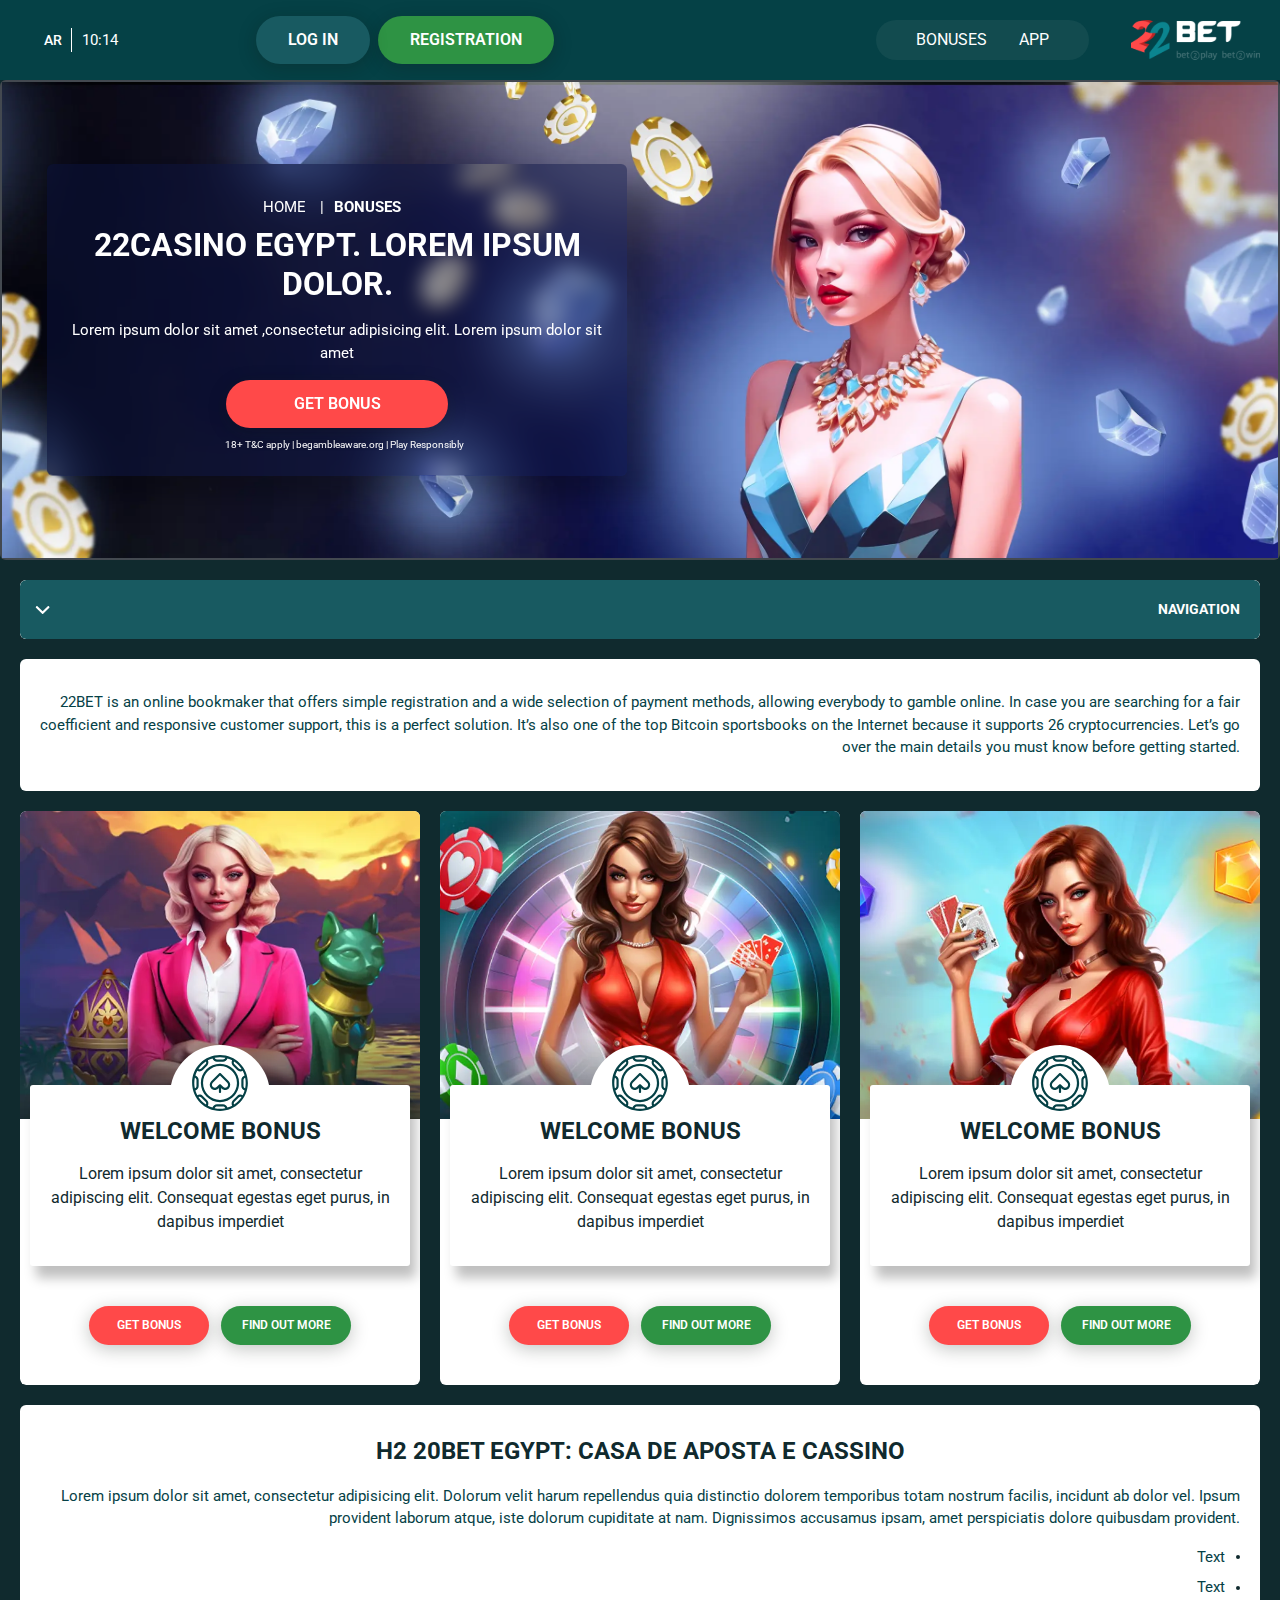
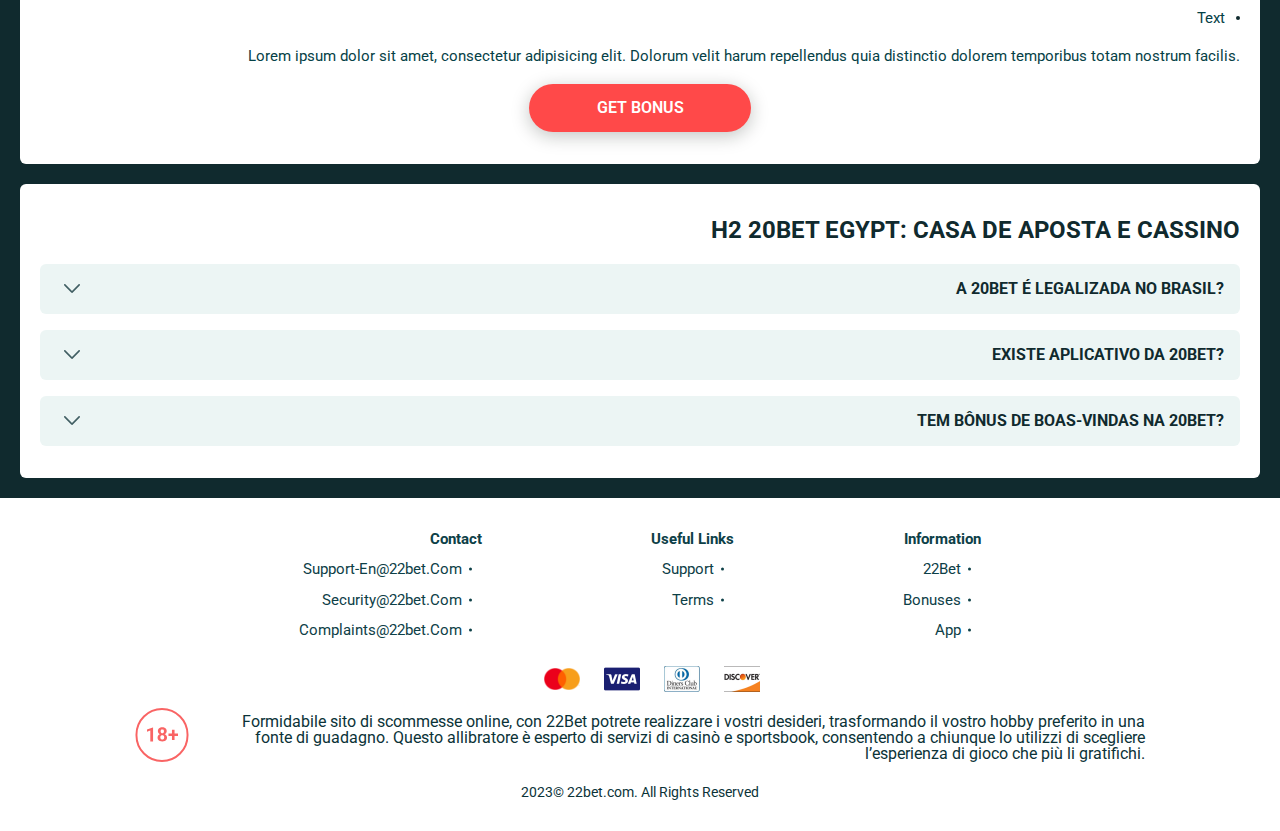
<file: bonus.html>
<!DOCTYPE html>
<html lang="ar">
  <head>
    <meta charset="UTF-8" />

    <meta name="viewport" content="width=device-width, initial-scale=1.0" />
    <title>20Bet Brasil: casa de aposta e cassino</title>
    <meta name="description" content />
    <meta property="og:site_name" content />
    <meta property="og:title" content />
    <meta property="og:type" content="website" />
    <meta property="og:url" content />
    <meta property="og:image" content />
    <meta property="og:image:alt" content />
    <meta property="og:locale" content="ar" />
    <meta property="og:description" content />
    <link rel="preconnect" href="https://fonts.googleapis.com" />
    <link rel="preconnect" href="https://fonts.gstatic.com" crossorigin />
    <link
      href="https://fonts.googleapis.com/css2?family=Poppins&family=Roboto:wght@400;500;700&display=swap"
      rel="stylesheet"
    />
    <link rel="stylesheet" href="./css/reset.css" />
    <link rel="stylesheet" href="./css/main.css" />
    <link rel="stylesheet" href="./css/media.css" />
    <link rel="icon" href="./images/Group.png" type="image/x-icon" />
    <script
      src="https://code.jquery.com/jquery-3.6.1.min.js"
      integrity="sha256-o88AwQnZB+VDvE9tvIXrMQaPlFFSUTR+nldQm1LuPXQ="
      crossorigin="anonymous"
    ></script>
  </head>
  <body>
    <header class="header">
      <section class="content header__content">
        <a href="./index.html" class="logo header__logo"
          ><img src="./images/logo.svg" alt="logo" title
        /></a>
        <button class="header__btn-menu">
          <svg
            width="16px"
            height="16px"
            viewBox="0 0 16 16"
            xmlns="http://www.w3.org/2000/svg"
          >
            <rect y="0" width="16" height="3" rx="1.5"></rect>
            <rect y="6.5" width="16" height="3" rx="1.5"></rect>
            <rect y="13" width="16" height="3" rx="1.5"></rect>
          </svg>
        </button>

        <nav class="menu header__menu">
         <ul class="header__menu-list">
                
              <li>
                <a href="./bonus.html">
                 Bonuses
                </a>
              </li>
              
              <li>
                <a href="./app.html">
                 App
                </a>
              </li>
              
             
            </ul>
          <div class="header__button header__button-menu">
            <a href="#" class="button button__login-menu">log in</a>
            <a href="#" class="button button__menu">registration</a>
          </div>
        </nav>
<a href="#" class="button button__singup">registration</a>
        <a href="#" class="button button__login">log in</a>
        
        <div id="clock" class="header__time">00:00</div>
        <div class="header__language">
                <div class="header__flag-wrap">
                  <a class="header__country" href="#">
                    <!-- <span><img src="./images/flag.png" alt=" Flag" title /></span> -->
                    <span>ar</span>
                  </a>
                </div>
           
              </div>  
      </section>
    </header>
    <main class="main home main-page">
      <section class="hero hero__page">
       
           <div class="background background-page">
              <img src="./images/bonus/bg-bonus.webp" alt="hero" title />
             
            </div>
        <div class="hero__wrapper hero__wrapper-page">
          <div class="hero__data hero__data-bonus">
            <ul
              class="breadcrumbs"
             
            >
              <li
                
              >
                <a href="#" >
                  <span >Home</span></a
                >
                
              </li>
              <li
               
              >
                <a href="#" >
                  <span >Bonuses</span></a
                >
                
              </li>
            </ul>
            <h1 class="title general hero__title">22casino egypt. Lorem ipsum dolor. 
            </h1>
 <p>Lorem ipsum dolor sit amet ,consectetur adipisicing elit. Lorem ipsum dolor sit amet</p>
            <a href="#" class="button hero__button hero__button-bonus"
              >get bonus </a
            >
            <span class="hero__span"
              >18+ T&C apply | begambleaware.org | Play Responsibly</span
            >
          </div>
        </div>
      </section>
      <section class="main__wrap main__wrap-page">
        <aside class="sidebar sidebar-left">
          <div class="sidebar-left__review">
            <div class="menu__review-desk sidebar__desk">Navigation
</div>
            <ul class="menu__review sidebar__list">
              <li><a href="#">Review of 20Bet</a></li>
              <li><a href="#">Registration</a></li>
              <li><a href="#">20Bet Betting </a></li>
              <li><a href="#">Layouts and navigation</a></li>
              <li><a href="#">Sports betting</a></li>
              <li><a href="#">Live betting</a></li>
              <li><a href="#">Live stream</a></li>
              <li><a href="#">Cash out</a></li>
            </ul>
          </div>
        </aside>
        <section class="content__wrapper content__wrapper-page">
          <section class="content menu-review__content">
            <div class="menu__review-desk menu__review-content">
              Navigation

            </div>
            <ul class="menu__review menu__review-list">
              <li><a href="#">Review of 20Bet</a></li>
              <li><a href="#">Registration</a></li>
              <li><a href="#">20Bet Betting </a></li>
              <li><a href="#">Layouts and navigation</a></li>
              <li><a href="#">Sports betting</a></li>
              <li><a href="#">Live betting</a></li>
              <li><a href="#">Live stream</a></li>
              <li><a href="#">Cash out</a></li>
            </ul>
          </section>
          <section class="content article">
            <p>
              22BET is an online bookmaker that offers simple registration and a
              wide selection of payment methods, allowing everybody to gamble
              online. In case you are searching for a fair coefficient and
              responsive customer support, this is a perfect solution. It’s also
              one of the top Bitcoin sportsbooks on the Internet because it
              supports 26 cryptocurrencies. Let’s go over the main details you
              must know before getting started.
            </p>
          </section>
          <section class="content bonuses">
            <ul class="bonuses__list">
              <li class="bonuses__item">
                <div class="bonuses__img">
                  <img src="./images/bonus/banner-bonus1.webp" alt="" title="" />
                </div>
                <div class="bonuses__desc">
                 <div class="bonuses__desc-info">
                   <span >
                  <img src="./images/bonus/bonus-icon.svg" alt="icon" title>
                </span>
                   <h2 class="title high bonuses__title">
                  WELCOME BONUS 
                  </h2>
                  <p>
Lorem ipsum dolor sit amet, consectetur adipiscing elit. Consequat egestas eget purus, in dapibus imperdiet
                  </p>
                 </div>
                  <div class="bonuses__buttons">
                    <a href="#" class="button bonuses__button">Get Bonus</a>
                    <a href="#" class="button bonuses__button">Find out more</a>
                    
                  </div>
                </div>
              </li>
              <li class="bonuses__item">
                <div class="bonuses__img">
                  <img src="./images/bonus/banner-bonus2.webp" alt="" title="" />
                </div>
                <div class="bonuses__desc">
                  <div class="bonuses__desc-info">
                   <span >
                  <img src="./images/bonus/bonus-icon.svg" alt="icon" title>
                </span>
                  <h2 class="title high bonuses__title">
                  WELCOME BONUS 
                  </h2>
                  <p>
                   Lorem ipsum dolor sit amet, consectetur adipiscing elit. Consequat egestas eget purus, in dapibus imperdiet
                  </p>
                  </div>
                  <div class="bonuses__buttons">
                    <a href="#" class="button bonuses__button">Get Bonus</a>
                    <a href="#" class="button bonuses__button">Find out more</a>
                  
                  </div>
                </div>
              </li>
              <li class="bonuses__item">
                <div class="bonuses__img">
                  <img src="./images/bonus/banner-bonus3.webp" alt="" title="" />
                </div>
                <div class="bonuses__desc">
                   <div class="bonuses__desc-info">
                   <span >
                  <img src="./images/bonus/bonus-icon.svg" alt="icon" title>
                </span>
                  <h2 class="title high bonuses__title">
                   WELCOME BONUS 
                  </h2>
                  <p>
                Lorem ipsum dolor sit amet, consectetur adipiscing elit. Consequat egestas eget purus, in dapibus imperdiet
                  </p></div>
                  <div class="bonuses__buttons">
                    <a href="#" class="button bonuses__button">Get Bonus</a>
                    <a href="#" class="button bonuses__button">Find out more</a>
                    
                  </div>
                </div>
              </li>
             
            </ul>
          </section>
          <section class="content article">
            <h2 class="title high article__title">
             H2 20Bet egypt: Casa de Aposta e Cassino
            </h2>
            <p>
             Lorem ipsum dolor sit amet, consectetur adipisicing elit. Dolorum velit harum repellendus quia distinctio dolorem temporibus totam nostrum facilis, incidunt ab dolor vel. Ipsum provident laborum atque, iste dolorum cupiditate at nam. Dignissimos accusamus ipsam, amet perspiciatis dolore quibusdam provident.
            </p>
             <ul >
              <li>Text</li>
              <li>Text</li>
              <li>Text</li>
            
            </ul>
            <p>
              Lorem ipsum dolor sit amet, consectetur adipisicing elit. Dolorum velit harum repellendus quia distinctio dolorem temporibus totam nostrum facilis.
            </p>
            <a href="#" class="button article__button">get bonus </a>
          </section>
         <section class="content faq">
            <h2 class="title high faq__title">H2 20Bet egypt: Casa de Aposta e Cassino</h2>
            <ul class="faq__list " >
              <li class="faq__item"  >
                <h3 class="title medium faq__subtitle js-button-expander"  > A 20Bet é legalizada no Brasil?
                 </h3>
                <div  class="faq__answer js-expand-content" >
                  <p  >
                    Sim, a casa de apostas tem licença emitida por Curaçao, que é reconhecida no Brasil e a permite atuar por aqui.
                  </p>
                </div>
              </li>
              <li class="faq__item"  >
                <h3 class="title medium faq__subtitle js-button-expander"  > Existe aplicativo da 20Bet?</h3>
                <div class="faq__answer js-expand-content" >
                  <p  >
                    Sim, disponível para sistemas operacionais iOS e Android.
                  </p>
                </div>
              </li> 
              <li class="faq__item" >
                <h3 class="title medium faq__subtitle js-button-expander" > Tem bônus de boas-vindas na 20Bet?</h3>
                <div class="faq__answer js-expand-content">
                  <p >
                    O pacote especial para novos usuários da 20Bet paga 100% sobre o primeiro depósito, com limite de 600 BRL. 
                  </p>
                </div>
              </li> 
          
            </ul>
          </section>
        </section>
      </section>
    </main>
    <footer class="footer">
      <section class="content footer__content">
        <ul class="footer__menu">
          <li>
            <div>Information</div>
            <ul class="footer__info">
              <li><a href="#">22Bet</a></li>
              <li><a href="#">Bonuses</a></li>
              <li><a href="#">App</a></li>
            </ul>
          </li>
          <li>
            <div>Useful Links</div>
            <ul class="footer__info">
              <li><a href="#">Support</a></li>
              <li><a href="#">Terms</a></li>
            </ul>
          </li>
          <li>
            <div>Contact</div>
            <ul class="footer__info">
              <li>
                <a href="mailto:Support-En@22bet.Com">Support-En@22bet.Com</a>
              </li>
              <li>
                <a href="mailto:Security@22bet.Com">Security@22bet.Com</a>
              </li>
              <li>
                <a href="mailto:Complaints@22bet.Com">Complaints@22bet.Com</a>
              </li>
            </ul>
          </li>
        </ul>

        <ul class="footer__cards-list">
          <li>
            <a href="#"
              ><img src="./images/mastercard.png" alt="mastercard" title
            /></a>
          </li>
          <li>
            <a href="#"><img src="./images/visa.png" alt="cardvisa" title /></a>
          </li>
          <li>
            <a href="#"><img src="./images/diners.png" alt="diners" title /></a>
          </li>
          <li>
            <a href="#"
              ><img src="./images/discover.png" alt="discover" title
            /></a>
          </li>
        </ul>

        <div class="footer__wrapp">
          <div class="footer__text">
            <p>
              Formidabile sito di scommesse online, con 22Bet potrete realizzare
              i vostri desideri, trasformando il vostro hobby preferito in una
              fonte di guadagno. Questo allibratore è esperto di servizi di
              casinò e sportsbook, consentendo a chiunque lo utilizzi di
              scegliere l’esperienza di gioco che più li gratifichi.
            </p>
          </div>
          <div class="footer__age">
            <img src="./images/age.svg" alt="age" title />
          </div>
        </div>
        <p class="footer__copy">2023&copy; 22bet.com. All Rights Reserved</p>
      </section>
    </footer>

    <script src="./js/sidebar.js" defer></script>
    <script src="./js/expander.js" defer></script>
    <script src="./js/mobile-menu.js" defer></script>
    <script src="./js/clock.js" defer></script>
     <script src="./js/flag.js" defer></script>
  </body>
</html>
</file>
<file: css/main.css>
html {
  -webkit-text-size-adjust: 100%;
  scroll-behavior: smooth;
}

body {
  display: block;
  position: relative;
  width: 100%;
 background: #102A2E;

  font-family: "Roboto", sans-serif;
  font-size: 15px;
  font-weight: 400;
  line-height: 150%;
  text-align: left;
  color: #054146;
  overflow-x: hidden;
}

body.no-scroll {
  overflow: hidden;
}


.content {
  display: block;
  position: relative;
  width: 100%;
  max-width: 1040px;
  /* max-width: 100%; */
  overflow: hidden;
  border-radius: 6px;
background: #FFFFFF;
  padding: 32px 20px;
  margin: 0 auto 20px auto;
}

h1,
h2,
h3,
h4,
.title {
  display: block;
  position: relative;
  font-size: 32px;
  font-weight: 700;
  line-height: 120%;
  text-align: center;
  color: #FFFFFF;
}

h1,
.title.general {
  text-transform: uppercase;
}

h2,
.title.high {
  display: flex;
  align-items: center;
  justify-content:center;
  font-size: 24px;
  line-height: 120%;
  color: #102A2E;
  text-transform: uppercase;
 
width: 100%;

margin-left: auto;margin-right: auto;

padding: 0 0 3px 0;
}


h3,
title.medium {
  font-size: 20px;
  line-height: 120%;
  text-align: right;
  text-transform: uppercase;
  color:#102A2E;
}

article > *,
.article > *,
.desk > * {
  margin-top: 16px;
  text-align: right;
}

article > *:first-child,
.article > *:first-child,
.desk > *:first-child {
  margin-top: 0 !important;
}

article > h2,
.article > h2,
.desk > h2 {
  margin-top: 32px;
}

article > h3,
.article > h3,
.desk > h3 {
  margin-top: 16px;
}

.button {
  position: relative;

  min-width: 176px;
  height: 48px;
  border-radius: 60px;
  background: #2e9344;
  overflow: hidden;
  font-size: 16px;
  font-weight: 600;
  line-height: 128%;
  text-align: center;
  text-decoration: none;
  text-transform: uppercase;
  color: #ffffff;
  white-space: nowrap;
  cursor: pointer;
  box-shadow: 0px 4px 18px 0px #0e181140;

  padding: 14px ;
  margin: 0 auto;

  transition: all 0.5s;
}

.button:hover {
  background: #2e9344;
}

.header,
.main,
.footer {
  display: flex;
  position: relative;
  justify-content: space-between;
  align-items: center;

  max-width: 1600px;
  max-width: 100%;

  margin: 0 auto;
}

.background {
  display: block;
  position: absolute;
  bottom: 0;
  left: 0;
  height: 100%;
  width: 100%;
  overflow: hidden;
}

.background img {
  position: relative;
  width: 100%;
  height: 100%;
  object-fit: cover;
  border-radius: 6px;
}

.images img {
  border-radius: 6px;
  width: 100%;
  height: 100%;
  overflow: hidden;
}

.faq {
  overflow-anchor: none;
}

/* -------------------HEADER---------------- */
.header {
  position: fixed;
  top: 0;
  left: 0;
  right: 0;
  width: 100%;
  z-index: 100;
  background: #054146;
}

.header__content {
  position: relative;
  display: flex;
  flex-direction: row-reverse;
  align-items: center;
  justify-content: space-between;
  max-width: 1600px;
  max-height: 80px;
  border-radius: 0;
  background: #054146;
  padding: 20px 30px;
  margin: 0 auto;
}

.logo {
  display: block;
  position: relative;
  max-width: 129px;
  margin-left: 42px;
}

.logo img {
  display: block;
  position: relative;
  width: auto;
  max-height: 48px;
}

.logo:hover {
  transform: scale(1.1);
}
.header__menu {
  display: flex;
  white-space: nowrap;
  max-height: calc(100vh - 80px);
  /* overflow-y: auto; */
  margin-left: auto;
}

.header__menu-list {
  display: flex;
  justify-content: center;
  align-items: center;
  white-space: nowrap;
  flex: 1 1 auto;
  gap: 8px;
  background: #124b4f;
  border-radius: 60px;
  padding: 0 28px;
}
.header__menu-list li {
  display: block;
  padding: 0 12px;
}



.header__menu-list li a {
  display: inline-flex;
  position: relative;
  align-items: center;
  font-weight: 400;
  font-size: 16px;
  line-height: 20.48px;
  text-transform: uppercase;
  color: #ffffff;
  transition: all 0.5s;
}

.header__menu-list a:hover {
  color: #ffffff;
font-weight: 700;
text-decoration: underline;
}

.menu a {
  display: none;
}

span {
  display: inline-block;
}

.header__menu-list a img,
.header__flag img {
  width: 24px;
  height: 24px;
  vertical-align: middle;
}



.header__flag span:first-child {
  flex: 0 1 24px;
}

.header__flag {
  margin-left: 16px;
}

.button__login {
  margin-left: auto;
}

.button__login {
  min-width: 114px;
  background: #185a61;
  box-shadow: 0px 4px 18px 0px #0e181140;
  margin: 0 8px 0 138px;
}

.button__singup {
  margin: 0;
}

.button__singup:hover {
  background: #185a61;
}
.header__time {
  color: #ffffff;
  position: relative;
  padding-left: 0;
  margin-left: 10px;
}

/* .header__time::before {
  content: "";
  display: block;
  position: absolute;
  width: 18px;
  height: 18px;
  top: 50%;
  transform: translateY(-50%);
  left: 0;
  background: url(../images/clock.svg) no-repeat center center / contain;
} */
.button__login:hover {
  background: #2e9344;
}

.header__country {
  display: flex;
  align-items: center;
  gap: 8px;
  border-radius: 20px;
  padding: 8px 10px 8px 8px;
  margin-left: auto;
}

.header__language {
  margin-left: 16px;
}

.header__country span:last-child {
  color: #ffffff;
  font-weight: 500;
  font-size: 14px;
  line-height: 100%;
  text-transform: uppercase;
  transition: all 0.5s;
}
.header__country span:hover:last-child {
  color: #2e9344;
}

.header__country img,
.header__flag-link img {
  width: 24px;
  height: 24px;
  vertical-align: middle;
}

.header__menu-list li {
  display: block;
  text-align: left;
  transition: all 0.5s;
}

.header__country::after{
  content: "";
    position: absolute;
    display: block;
    width: 1px;height: 80%;
    top: 50%;
    transform: translateY(-50%);
    right: 0;
    background: #ffffff;
    /* background: url(../images/flag-arrowDown.svg)no-repeat center center / contain;
    transition: transform 0.3s ease-in-out; */
}

.header__country.active::after{
  transform: translateY(-50%) rotate(180deg);
  
}

.header__country span:last-child{
  color: #ffffff;
  font-weight: 500;font-size: 14px;
  line-height: 100%;
  text-transform: uppercase;
  
}

.header__country img,.header__flag-link img{
  width: 24px;height: 24px;
  vertical-align: middle;
}

.header__menu-list li {
  display: block;
  text-align: left;
  transition: all 0.5s;
}

.header__menu-list li a {
  display: block;
  color: #ffffff;
  font-weight: 400;
  padding: 10px 0;
  
  
}

.header__flag-menu {
  display: none;
  position: absolute;
  top: 55px;
 right: 25px;
  height: auto;
  border-bottom-right-radius: 12px;
  border-bottom-left-radius: 12px;
  border-top-right-radius: 0;
  border-top-left-radius: 0;
  background: #054146;

  
  padding: 8px 0;
  z-index: 9999;
  
  
}


.header__flag-link {
  display: flex
;
  flex-direction: row;
  align-items: center;
  justify-content: flex-start;
  padding: 0 16.5px;
  gap: 9px;
}
.header__flag-menu.active {
  display: block;
}


.header__flag-menu ul li + li {
  margin-top: 8px;
}

.header__flag-link:last-child span {
  font-weight: 500;
  color: #ffffff;
  text-transform: uppercase;
}





.header__menu-wrap{
  display: none;
  
  position: absolute;
  left: -13px;
  top: 20px;
  height: auto;
  background: #1C5559;
  border-radius: 0 0 8px 8px;
  padding: 8px 10px;
  
z-index: 100;
overflow-y:hidden;
}
.header__menu-list > li {
  position: relative;
}

.header__menu-wrap ul li:nth-last-child(-n+1){
  display: block;
}

.header__menu-list li .header__menu-wrap ul li a{
  color:#FFFFFF !important;
  padding-right: 12px;
}

.header__menu-list li .header__menu-wrap ul li a::after{
  display: none;
}

.header__menu-wrap.js-expand-content.expanded {
  height: auto;
}

li.active .header__menu-wrap{
display: flex;
  gap: 8px;
}



.js-button-expander.active a::after {
 
filter: brightness(0) saturate(100%) invert(49%) sepia(92%) saturate(474%) hue-rotate(59deg) brightness(98%) contrast(97%);

}


.header__menu-list .header__menu-item{
  display: none;
}

.header__menu-list li:first-child .header__menu-item{
  padding-left: 0;
}
.header__menu-list li:first-child .header__menu-item::after {
  display: none;
}

.header__menu-wrap-list li a{
  font-size: 13px;
  line-height: 128%;font-weight: 400;
  text-transform: capitalize;
}


.header__menu-list li a {
  display: block;
  color: #ffffff;
  font-weight: 400;
  padding: 10px 0;
}



.sidebar__country span {
  display: inline-block;
}

.sidebar__country-menu img {
  width: 24px;
  height: 24px;
  vertical-align: middle;
  margin-right: 10px;
}

.header__country.active {
  border-bottom-right-radius: 0;
  border-bottom-left-radius: 0;
}

.header__btn {
  display: none;
}

.header__flag-menu {
  display: none;
  position: absolute;
  top: 55px;
  right: 25px;
  height: auto;
  border-bottom-right-radius: 12px;
  border-bottom-left-radius: 12px;
  border-top-right-radius: 0;
  border-top-left-radius: 0;
  background: #054146;

  padding: 8px 0;
  z-index: 9999;
}

.header__flag-link {
  display: flex;
  flex-direction: row;
  align-items: center;
  justify-content: flex-start;
  padding: 0 16.5px;
  gap: 9px;
}
.header__flag-menu.active {
  display: block;
}

.header__flag-menu ul li + li {
  margin-top: 8px;
}

.header__flag-link:last-child span {
  font-weight: 500;
  color: #ffffff;
  text-transform: uppercase;
}

/* ----------- */

.header__btn-menu {
  display: block;
  flex: 0 1 auto;
  min-width: 0;
  border: 1px solid #ffffff;
  border-radius: 10px;
  background: #0a626a;
  padding: 12px;
  margin-right:0;
  order: 3;
}

svg {
  position: relative;
  fill: #ffffff;
  line-height: 1;
  vertical-align: 1;
}

/* ------------------ MAIN------------- */
.main.home {
  display: flex;
  /* margin-bottom: 60px; */
}

.main__wrap {
  display: flex;
  flex-direction: row-reverse;
  position: relative;
  flex: 1 1 100%;
  justify-content: center;
  align-items: stretch;
  max-width: 1600px;
  padding: 20px 30px;
  padding: 100px 30px 20px 30px;
  margin: 0 auto;
}

/*--------------------MAIN__SIDEBAR-------------- */

.sidebar {
  position: relative;
  align-self: stretch;

  flex: 0 0 240px;
}

.sidebar {
  align-self: stretch;
  position: sticky;
  flex: 0 0 240px;
  top: 100px;
  bottom: 20px;
  height: calc(100vh - 110px);
  overflow: auto;
}

.sidebar::-webkit-scrollbar {
  display: none;
}

.sidebar-left__quik,
.sidebar-left__review {
  overflow: hidden;
  border-radius: 6px;
  background: #ffffff;
}

.sidebar-left__review {
  background: #ffffff;

}

.sidebar-left__quik {
  margin-bottom: 10px;
}

.menu__review-desk {
  position: relative;
background: #185A61;

  font-weight: 700;
  font-size: 14px;
  line-height: 19.07px;
  text-transform: uppercase;
  color: #ffffff;

  padding: 8px 12px 8px 32px;
}

.top-champion__links-desk,
.top-matches__links-desk {
  position: relative;
  border-radius: 6px;
  padding-left: 40px;
  border-radius: 3px;
}
.top-champion__links-desk {
  margin-bottom: 2px;
  
}

.top-champion__links-desk::before,
.top-matches__links-desk::before {
  content: "";
  display: block;
  position: absolute;
  right: 12px;
  top: 50%;
  transform: translateY(-50%);
  width: 16px;
  height: 16px;
  background: url(../images/sidebar/champion.svg) center center / contain;
  transition: all 0.5s;
}

.top-matches__links-desk::before {
  background: url(../images/sidebar/matches.svg) center center / contain;
}
.top-matches__links-desk {
  margin-bottom: 8px;
}

.menu__links li,
.menu__review li {
  position: relative;
  padding: 8px 16px;
}
.menu__links li:not(:last-child)
/* .menu__review li:not(:last-child)  */
{
  border-bottom: 1px solid #f1f3f5;
}

.menu__review li {
  padding: 10px 20px;
}

.menu__links li a {
  display: flex;
  align-items: center;
  flex-direction: row-reverse;
  font-size: 14px;
  font-weight: 300;
  color: #9299a2;
  line-height: 35px;
}

.menu__review li a {
  position: relative;
  color:#102A2E;
  font-weight: 300;
  font-size: 15px;
  justify-content: flex-end;
  line-height: 22.5px;
  padding-left: 10px;
}



/* .menu__review li a::before {
  content: "";
  display: block;
  position: absolute;
  top: 50%;
  transform: translateY(-50%);
  left: 0;
  border-radius: 50%;
  width: 3px;
  height: 3px;
  background: #9299A2;

} */

.menu__links li a img {
  vertical-align: middle;
  margin-left: 12px;
}

.sidebar__review {
  margin-top: 20px;
}

.menu__review-content::after,
.menu__review-desk::after,
.sidebar__desk::after,
.menu__review-content::after {
  content: "";
  position: absolute;
  left: 12px;
  top: 50%;
  transform: translateY(-50%);
  width: 13px;
  height: 13px;
  background: url(../images/sidebar/sidebar-arrowDown.svg) no-repeat center
    center / contain;
  transition: transform 0.3s ease-in-out;
}

.menu__review-content::after {
  width: 20px;
  height: 20px;
  right: 20px;
}

.menu__review-content.active::after,
.menu__review-desk.active::after {
  transform: translateY(-50%) rotate(180deg);
}

.sidebar__desk {
  color: #ffffff;
  text-align: right;
  cursor: pointer;
}

/* .sidebar__desk::after,.menu__review-content::after{
      background: url(../images/sidebar/sidebar-Arrow-Down.svg)no-repeat center center / contain;
    } */
/* .menu__review li:not(:last-child)
.sidebar__desk.active 
{
  border-bottom: 1px solid #f1f3f5;
} */

.menu-review__content {
  display: none;
  padding: 0;
  margin-bottom: 20px;
  /* background: transparent; */
}

.menu__review-content {
  position: relative;
cursor: pointer;
  color: #ffffff;
  padding: 20px;
  border-radius: 6px;
}

.menu__links-desk {
  padding: 12px;
  background: #FFFAEB;

}
.menu__links-desk a {
  position: relative;
  display: flex;
  align-items: center;
  justify-content: flex-end;
  background: #f04c44;
  color: #ffffff;
  font-size: 13px;
  font-weight: 700;
  line-height: 34px;
  padding: 3px;
  text-transform: uppercase;
  border-radius: 60px;
}

.menu__links-desk a:hover {
  transform: scale(1.1);
}

.menu__links-desk a::after {
  content: "";
  display: block;
  position: absolute;
  top: 50%;
  transform: translateY(-50%);
  left: 30px;
  width: 38px;
  height: 7px;
  background: url(../images/sidebar/live-events-sidebar.svg);
}

.menu__review-content.active {
  border-bottom-left-radius: 0;
  border-bottom-right-radius: 0;
  /* border-bottom: 1px solid #f1f3f5; */
}

.menu__review li a {
  position: relative;
  display: flex;
  transition: all 0.5s;
}

.menu__review li:hover a {
  text-decoration: underline;
  
}

.menu__review li:hover a::before {
  background: #2DB155;
}


.menu__review.active {
  display: block;
    background: #ffffff;
  border-radius: 0 0 6px 6px;
}
.menu__review-list {
  padding: 0;
}
.menu__review-list li {
  padding: 8px 16px;
}
.content__wrapper {
  margin: 0 10px;

  flex: 0 1 calc(100% - 240px * 2 - 10px * 2);
}

.sidebar__info {
  display: flex;
  justify-content: center;
  border-top-left-radius: 6px;
  border-top-right-radius: 6px;
  background: #ffffff;
  gap: 14px;
}
.sidebar__subtitle {
  font-size: 14px;
  font-weight: 700;
  line-height: 16.41px;
  text-transform: uppercase;
  color: #323946;
  border-top: 2px solid #0c8f9b;
  padding: 14.5px 0;
}

.sidebar__deskription {
  position: relative;
  height: 100px;
  border-bottom-left-radius: 6px;
  border-bottom-right-radius: 6px;
  background: linear-gradient(90deg, #0c8b97 0%, #2db155 100%);
}

.sidebar__deskription p {
  max-width: 153px;
  font-weight: 700;
  line-height: 16.41px;
  text-align: right;
  text-transform: uppercase;
  color: #ffffff;

  padding: 26px 0 0 20px;
  padding: 26px 20px 0 0 ;
  margin-left: auto;
}

.sidebar__deskription img {
  position: absolute;
  top: 30%;
  left: 20px;
  width: 50px;
  min-height: 110px;
}

.sidebar__links {
  background: #ffffff;
  border: 1px solid #f1f3f5;
  border-radius: 6px;
  margin-bottom: 8px;
  box-shadow: 0px -1px 0px 0px #f1f3f5;
}

.sidebar__links p,
.sidebar__links a {
  display: block;
  font-size: 14px;
  font-weight: 700;
  line-height: 19.07px;
  text-align: center;
  color: #343c4a;
  text-transform: uppercase;
  padding: 8px;
}

.sidebar__links p {
  border-bottom: 1px solid #f1f3f5;
}

.sidebar__wrap {
  max-height: 158px;
  border-bottom-left-radius: 6px;
  border-bottom-right-radius: 6px;
  background: #ffffff;
  margin-bottom: 10px;
  text-align: right;
}

.sidebar__button {
  display: inline-block;
  min-width: 130px;
  height: 35px;
  font-size: 13px;
  line-height: 15.23px;
  background: #f04c44;

width: max-content;
  padding: 10px 15px;
  margin: 10px 10px 13px auto;
}

.sidebar__cards {
  display: flex;
  flex-direction: column;
  
  gap: 10px;
}

.sidebar__cards img {
  display: block;
object-fit: cover;
  height: 100%;
  width: 100%;
}
.sidebar__cards a{
      min-height: 120px;
    display: block;
    /* height: 100%; */

}
.sidebar__cards a img {
  position: relative;
  /* min-height: 86px;
  height: 100%; */
  display: block;
  border-top-left-radius: 3px;
  border-top-right-radius: 3px;
  border-radius: 6px;
  
}

.sidebar__text {
  position: absolute;
  bottom: 0px;
  background: #185A61;

  border-bottom-left-radius: 6px;
  border-bottom-right-radius: 6px;
  
  color: #ffffff;
  font-weight: 500;
  font-size: 13px;
  line-height: 15.73px;
  text-transform: uppercase;
  overflow: hidden;

  padding: 7px;
  width: 100%;
  display: flex;
  justify-content: center;
}

.sidebar__cards a .span {
  position: absolute;
  width: 44px;
  height: 44px;
  bottom: 21px;
  left: 50%;
  transform: translateX(-50%);
  border-radius: 32px 32px 10px 10px;
  background: #2db155;
  display: flex;
  justify-content: center;
  align-items: center;
  z-index: 0;
  transition: all 0.2slinear;
}

.sidebar__cards a .span img {
  display: block;
  width: 24px;
  height: 24px;
}

/* -----------hero ----------- */
.content__wrapper {
  position: relative;
    margin-left: 20px;
  margin-right: 20px;
}

.hero {
  padding: 0;
  min-height: 480px;
  height: auto;
  display: flex;
  background: none;
  align-items: center;
  justify-content: flex-end;
  border-radius: 6px;
  border: 2px solid  rgba(255, 255, 255, 0.2);
  padding:20px 38px 20px 20px ;
}

.hero__wrapper {
  display: flex;
  align-items: center;
  z-index: 10;
}

.background-decor{
  position: absolute;
  top: 60px;bottom: 0;right: 0;
  z-index: 1;
  padding-left: calc(50% - 702px);
    padding-right: calc(50% - 702px);
}

.background-decor-banner{
  top: 20px;

}
.background-decor-img{
    position: absolute;
  top: 0;bottom: 0;right: 0;left: 0;
  z-index: 0;
}

.hero__data {
  display: block;
  text-align: center;
  position: relative;
  max-width: 580px;

background: #0D15476B;
backdrop-filter: blur(10px);

box-shadow: 26px 21px 24px 0px #00000040;

  border-radius: 6px;
  padding: 24px;
}

.hero__title {
 
  text-align: center;
}

.hero__data .hero__title span {
  font-size: 32px;
  font-weight: 700;
  line-height: 120%;
  color: #ffffff;
}

.hero__data p {
  color: #ffffff;
  text-align: center;
   margin-top: 16px;
}

.hero__rating {
  display: flex;
  font-weight: 700;
  align-items: center;
  justify-content: center;
  text-transform: uppercase;
  color: #ffffff;
  margin-bottom: 6px;
}

.hero__rating span{
  white-space: nowrap;
}
.hero__data .hero__rating span {
  font-weight: 700;
}
.hero__rating p {
  margin-right: 10px;
  font-weight: 400;
  margin-top: 0;
}
.hero__button {
  display: inline-block;
  min-width: 222px;
  background: #ff4949;
  box-shadow: 0px 4px 18px 0px #0e181140;
  margin-top: 16px;
  margin-bottom: 2px;
   margin-top: 16px;
}
.hero__data span {
  font-size: 15px;
  font-weight: 400;
  line-height: 18px;

  color: #ffffff;
}

.hero__data .hero__span {
  display: block;

  font-size: 10px;
  line-height: 150%;
  color: #ffffff;
  text-align: center;
  margin-left: 15px;
}

/* --------------------features----------- */
.features{
  background: none;
  padding: 0;
}
.features__content {
  display: flex;
  gap: 20px;
}
.features__wrap {
  display: flex;
  flex-direction: row;
  gap: 20px;
  width: 100%;
}

.features__title {
  margin-bottom: 16px;
}
.features__list{
  display: flex;
  flex-direction: column;
width: 50%;
background: #FFFFFF;
gap: 4px;
overflow: hidden;
 border-radius: 3px;
 padding: 40px;
  
}

.features__list li {
  position: relative;
display: flex;align-items: center;
gap: 20px;
flex-direction: row-reverse;
  padding: 12px 20px ;
}

.features__table tr,
.features__list li {
  color: #102A2E;
  font-weight: 700;

    text-align: right;
  border-radius: 6px;
  background: #ECF5F4;

}


.features__table {
  border-collapse: separate;
  display: flex;
  width: 50%;
background: #FFFFFF;

  border-radius: 3px;
  padding: 40px;

}

.features__table tr {
  font-weight: 700;
  display: flex;
  text-align: right;
  flex-direction: row-reverse;
  padding: 12.5px 20px;
}

.features__table tr td:last-child {
  font-weight: 400;
  padding-right: 10px;
}

.features__table td {
  width: 50%;
}
.features__list li img{
   width: 24px;
  height: 24px;
}
.features__group{
  display: flex;
  flex-direction: column;
  width: 100%;
  border-radius: 3px;
    overflow: hidden;
    gap: 4px;
}

/* -------------banner---------------- */

.banner {
  display: flex;
  width: 100%;
  align-items: center;
  justify-content: flex-end;
  overflow: hidden;
  min-height: 364px;
  background: none;
  border: 2px solid  rgba(255, 255, 255, 0.2);
border-radius: 6px;
  padding: 20px 50px 20px 20px;
 
}

.banner__info {
  display: block;
  position: relative;
background: #161f576b;
    backdrop-filter: blur(10px);
  max-width: 580px;
  width: 100%;
  text-align: center;
  border-radius: 6px;
  padding:  24px;
  z-index: 3;
box-shadow: 26px 21px 24px 0px #00000040;

}

.banner__info .banner__title {
  flex-direction: column;
  line-height: 120%;
  font-size: 26px;
  color: #ffffff;
  align-items: center;
  text-align: center;
  text-transform: none;
  border: none;
  background: none;
  padding: 0;
  margin-bottom: 8px;
}
.banner__info .banner__subtitle {
  font-size: 15px;line-height: 150%;font-weight: 700;
  color: #ffffff;
  text-transform: none;
  margin-bottom: 8px;
}
.banner__info .banner__title::after {
  display: none;
}
.banner__backgroud img{
    object-position: 48%;
}
.banner__info .banner__title span {
  font-size: 18px;
  font-weight: 700;
  line-height: 100%;
  text-transform: uppercase;
  margin-top: 20px;
}

.banner__button,
.article .button {
  display: inline-block;
  margin-right: 0;
  min-width: 222px;
  background: #ff4949;

  box-shadow: 0px 4px 18px 0px #0e181140;
  z-index: 3;
}

.banner__button:hover {
  border: 1px solid #ffffff;
  transform: scale(1.1);
}

.banner__info span {
  font-size: 10px;
  font-weight: 400;
  line-height: 150%;
  color: #ffffff;
  display: block;
}
.background .banner__img {
  top: 0;
  left: 0;
  position: absolute;
  z-index: 2;
}

/* ----------------review------------- */

.article {
  display: flex;
  flex-direction: column;
}
.article ul li {
  position: relative;
  padding-right: 15px;
}

.article ul li + li {
  margin-top: 8px;
}

.article ul li::before,
.article .article__list li::before {
  content: "";
  position: absolute;
  right: 0;
  top: 50%;
  transform: translateY(-50%);
  width: 4px;
  height: 4px;
  border-radius: 50%;
  background: #102A2E;
}

.article .article__list li::before {
  width: 3px;
  height: 3px;
  border-radius: 50%;
}

.article .button,
.ratings__button {
 
  display: block;
  width: max-content;
  min-width: 222px;
  margin: 16px auto 0 auto;
  background: #ff4949;
}
.article .button:hover,
.ratings__button:hover {
  background: #2e9344;
}

.article a:not(.button) {
  color: #4ea522;
}

/* для нумерованного списка */

.article ol {
  counter-reset: ol;
  position: relative;
}

.article ol li {
  counter-increment: ol;
  position: relative;
  padding-left: 20px;
}

.article ol li::before {
  content: counter(ol) ".";
  display: inline-block;
  position: absolute;
  font: inherit;
  font-weight: 400;
  color: inherit;
  left: 0;
  top: 50%;
  transform: translateY(-50%);
}

/* ------------sidebar-right----------- */

.menu__casino {
  display: flex;
  flex-wrap: wrap;
  gap: 8px;
  align-items: center;
  padding: 8px;
}

.menu__casino li a {
  border-radius: 10px;
  overflow: hidden;
}

.menu__casino li a img {
  display: block;
  border-radius: 12px;
}

.main__sidebar-right {
  margin-bottom: 0;
}
/* --------------rating------------------- */
.ratings__list {
  
  display: flex;
gap: 12px;
  flex-wrap: wrap;
  border-radius: 3px;
  display: grid;
  grid-template-columns: repeat(1,1fr);  
}

.ratings__list li {
  position: relative;
  display: flex;
  justify-content: space-between;
  align-items: center;
  flex-direction: column;
  width: 100%;
background: #ECF5F4;
border-radius: 6px;
  padding:12px;
  color: #102A2E;
  
}

.ratings__info p{
  font-size: 18px;
  line-height: 120%;font-weight: 700;
  text-transform: uppercase;
flex:  0 0 50%;
  
text-align: right;
}

.ratings__content{
  display: flex;
  gap:16px;
  margin-top: 16px;
}


.ratings__info {
  display: flex;
  flex-direction:row;
  
  align-items: center;
  font-size: 22px;

justify-content: flex-end;
  border-radius: 300px;
  line-height: 150%;
  font-weight: 700;
  width: 100%;
  text-transform: uppercase;

  padding: 8px;
}


.ratings__img{
display: flex;
justify-content: center;
margin-left: auto;
}



.ratings__data span{
  font-weight: 700;
  
  
}

.ratings__data {
  margin-left: auto;
  
}

.ratings__img img{
  
  width: 30px;
  height: 30px;
}

.ratings__img img + img{
  margin-left: 4px;
}
.ratings .ratings__title,.faq .faq__title{
  justify-content: flex-end;
}

/* ----------faq----------------------- */


.content:last-child{
  margin-bottom: 0;
}
.faq__subtitle {
  position: relative;
  font-weight: 700;
  font-size: 16px;
  line-height: 150%;
  text-align: left;
background: #ECF5F4;
text-align: right;
  border-radius: 6px;
  color: #102A2E;
  cursor: pointer;
  text-transform: uppercase;
  padding: 13px 16px 13px 60px;
}

.faq__list li + li {
  margin-top: 16px;
}

.faq__title {
  margin-bottom: 16px;
}

.faq__subtitle::after {
  content: "";
  display: block;
  position: absolute;
  top: 50%;
  transform: translateY(-50%);
 left: 20px;
  width: 24px;
  height: 24px;
  filter: invert(12%) sepia(14%) saturate(614%) hue-rotate(139deg) brightness(40%) contrast(110%);

  background: url(../images/flag-arrowDown.svg) no-repeat center center / contain;
  transition: transform 0.3s ease-in-out;
}

.faq__subtitle.active::after {
  transform: translateY(-50%) rotate(180deg);
}

.faq__item {
  position: relative;
}

.faq__subtitle.active {
  
  
}

.faq__answer {
  position: relative;
  color: #102A2E;
  padding: 13px 16px;
  border-radius: 6px;
background: transparent;
text-align: right;
  border-top: none;
  border-top-left-radius: 0;
  border-top-right-radius: 0;
}

.js-expand-content {
  display: none;
  overflow: hidden;
}

.js-expand-content.expanded {
  height: 100%;
}

/* ---------main__arrow------ */
.main__arrow {
  display: block;
  position: fixed;
  width: 42px;
  height: 42px;
  right: 20px;
  
  border-radius: 50%;
  bottom: 20px;
  background: url(../images/ArrowUp.svg) no-repeat center center / contain;
  z-index: 100;
}

/* ------------footer----------------- */
.footer {
  display: flex;
  position: relative;

  background: #ffffff;
}

.footer__content {
  padding: 30px 10px;
  padding: 30px 10px 30px 30px;
  background: transparent;
}
.footer__menu {
  display: flex;
  justify-content: space-evenly;
  flex-direction: row-reverse;
  align-items: flex-start;
}

.footer__menu div {
  font-weight: 700;
  color: #0d4047;
  white-space: nowrap;
  text-align: right;
  margin-bottom: 8px;
}

.footer__info li {
  position: relative;
  color: #0d4047;
  padding-right: 20px;
  text-align: right;
}

.footer__info li +  li {
  margin-top: 8px;
}
.footer__menu li a{
  white-space: nowrap;
  
}
.footer__info {
  position: relative;
}

.footer__menu .footer__info li::before {
  content: "";
  display: block;
  position: absolute;
  top: 50%;
  transform: translateY(-50%);
  right: 10px;
  width: 3px;
  height: 3px;
  border-radius: 50%;
  background: #0d4047;
}
.footer__info a {
  color: inherit;
}

.footer__cards-list {
  display: flex;
  flex-wrap: wrap;
  align-content: center;
  justify-content: center;
  align-items: center;
  margin-bottom: 16px;
}

.footer__cards-list li {
  margin-left: 24px;
  margin-top: 24px;
}

.footer__cards-list li img {
  width: 100%;
  width: 36px;
  height: 26px;
  height: auto;
  display: block;
}

.footer__text {
  margin-left: 24px;
}

.footer__text p {
  font-size: 16px;
  font-weight: 400;
  line-height: 100%;
  color:#0B3338;
  text-align: right;
}

.footer__text p + p {
  margin-top: 8px;
}

.footer__wrapp {
  display: flex;
  flex-direction: row-reverse;

  justify-content: space-between;
  align-items: center;
  margin-bottom: 16px;
  padding: 0 5px;
}

.footer__age img {
  max-width: 54px;
  max-height: 55px;
}

.footer__information {
  display: flex;
  justify-content: center;
}

.footer__information li + li {
  margin-left: 24px;
}

.footer__copy {
  color: #0b3338;
  font-size: 14px;
  line-height: 16.41px;
  text-align: center;
}

/* --------------bonus page------------- */
.breadcrumbs {
  display: flex;
  text-align: center;
  justify-content: center;
  /* margin-bottom: 12px; */
  white-space: nowrap;
}

.breadcrumbs li:not(:last-child) a {
  padding-left: 0;
}

.breadcrumbs li a span {
  font-weight: 400;
  color: #ffffff;
  padding: 10px;
      text-transform: uppercase;
}

.breadcrumbs li:first-child a:hover span {
  color: #2e9344;
}

.breadcrumbs li:last-child a span {
  font-weight: 700;
  cursor: default;
}

.breadcrumbs li:first-child a span {
  padding-left: 0;
}

.breadcrumbs > li:not(:last-child):after {
  content: "|";
  position: relative;
  color: #ffffff;
}



.main-page.home {
  
  display: block;
}

.main__wrap-page {
  justify-content: flex-start;
  padding:  20px 30px;
}

.home .hero__page {
  position: relative;
  width: 100vw;
  display: flex;
  justify-content: start;
  align-items: center;
  background: linear-gradient(
    to right,
    rgba(23, 25, 35, 0.8) 100%,
    rgba(23, 25, 35, 0.6) 40%,
    rgba(23, 25, 35, 0.2) 70%,
    rgba(23, 25, 35, 0.8) 80%
  );
  padding-top: 24px;
  padding-bottom: 24px;
    padding-left: calc(50% - 615px);
    padding-right: calc(50% - 615px);
  margin-top: 80px;
}

.content__wrapper-page {
  top: 0;
  margin-left: 0;
}

.content.bonuses {
  padding: 0;
  background: none;
}

.bonuses__list {
  display: flex;
  flex-wrap: wrap;
  gap: 20px;
  display: grid;
  grid-template-columns: repeat(3, 1fr);
}

.bonuses__item {
  display: flex;
  flex-direction: column;
  align-items: center;
background: #FFFFFF;
  height: auto;
  
  border-radius: 6px;
  overflow: hidden;
}



.bonuses__item > * {
  position: relative;
  color: #ffffff;
}

.bonuses__item + .bonuses__item {
  margin-top: 0;
}

.bonuses__item:before {
  display: none;
}

.bonuses__img {
  height: 100%;
  width: 100%;
  
 
}
.bonuses__desc-info span{
  position: relative;
   position: absolute;
  top: -40px; /* иконка выходит за белый блок */
  left: 50%;
  transform: translateX(-50%);
  
  display: block;
  width: 100px;height: 100px;padding: 10px;
  border-radius: 50%;
  background: #ffffff;
  display: flex
;
    justify-content: center;
    align-items: flex-start;
}
.bonuses__desc-info span img{
  display: block;
  width: 56px;height: 56px;
}

.bonuses__img img {
  display: block;
  width: 100%;
  height: 100%;
}

.bonuses__desc {
  position: relative;
  text-align: center;
  padding:  6px 10px 40px 10px;
   ;
  
}
.bonuses__desc-info{
  
  top: -40px; 
  
  display: flex
;
    flex-direction: column;
    justify-content: center;
    align-items: center;
  position: relative;

  background: #FFFFFF;
  border-radius: 3px;
box-shadow: 6px 12px 12px 0px #00000040;
padding: 32px 16px;
}

.bonuses__desc p {
  text-align: center;
  color: #102A2E;
  text-transform: none;
  font-size: 16px;
  line-height: 150%;
}

.title.bonuses__title {
  display: inline-block;
  flex-direction: column;
  color:#102A2E;
  background: transparent;
  
border-radius: 6px;
  font-size: 24px;
  line-height: 120%;
  align-items: center;
  border-radius: 6px;
  position: relative;
  
 width: auto;
  padding:0;
  margin-bottom: 16px;
  margin-left: auto;

}

.title.bonuses__title::after {
  display: none;
}

.bonuses__buttons {
  display: flex;
  justify-content: center;
flex-direction: row;

  gap: 12px;
  
}

.bonuses__button {
  display: inline-block;
  min-width: 130px;
 /* max-width: 153px; */
 /* width: 100%; */
  height: 39px;
  font-weight: 600;
  font-size: 12px;
  line-height: 128%;
  margin-top: 0;
  margin: 0;
   padding: 12px;
   box-shadow: 0px 4px 18px 0px #0E181140;

}

.bonuses__button:first-child {
  background: #ff4949;
 min-width: 120px;
 /* max-width: 129px; */
 /* width: 100%; */
}

.bonuses__button:first-child:hover {
background: #2E9344;
}

.bonuses__button:last-child {

  background: #2E9344;


  
}

.bonuses__button:last-child:hover {
  background: #ff4949;
 

}

/* --------------------app-page------------- */

.breadcrumbs-page {
  justify-content: center;
}

.hero__title-page,
.hero__data-page p,
.hero__data-page .hero__span-page {
  text-align: center;
}
.hero__data-page .hero__span-page {
  margin-left: 0;
  margin-top: 8px;
}

.hero__button-page {
  display: block;
  margin-left: auto;
  min-width: 267px;
  width: max-content;
  margin-top: 0;
}
.banner__app {
  position: relative;
  display: flex;
  justify-content: flex-start;
  align-items: center;
  min-height: 364px;
  border-radius: 6px;
  border: 2px solid rgba(255, 255, 255, 0.2);
  padding: 14px 14px 14px 72px;
}
.banner__logo {
  max-width: 244px;
  flex: 0 0 244px;
  margin-right: 0;
  margin-left: 123px;
  z-index: 3;
}

.banner__logo img {
  max-height: 91px;
}

.banner__content-app {
  display: flex;
  flex-direction: row;
  align-items: center;
}
.banner__btn {
  display: flex;
  flex-direction: row;
  position: relative;
  width: 274px;
  height: 74px;
  font-size: 15px;
  font-weight: 700;
  line-height: 130%;
  text-align: center;
  text-decoration: none;
  justify-content: center;
  align-items: center;
  border-radius: 3px;
  background: linear-gradient(270deg, #1B2338 0%, #054146 100%);
box-shadow: 0px 4px 4px 0px #00000040;

  text-transform: uppercase;
  text-align: right;
  color: #ffffff;
  gap: 16px;
  cursor: pointer;
  padding: 18px 48px;
  padding: 16px ;
  margin: 0 auto;
  margin-left: 0;
  margin-right: 0;
  transition: all 0.3s ease;
  overflow: hidden;
}
.background-decor-app{
  top: 0;
}

.banner__btn:hover {
  transform: scale(1.1);
}

.button__wrap-app {
  display: flex;
  flex-direction: row;
  justify-content: center;
  gap: 19px;
 
  border-radius: 50px;
  z-index: 3;

  margin-top: 32px;
  margin-bottom: 32px;
}





.hero__data-page {
  max-width: 630px;
}

.hero__page-app {
  height: auto;
  min-height: 562px;
}
.hero__list {
  display: flex;

  margin-left: auto;
  margin-right: auto;
  justify-content: center;
  gap: 20px;

  border-radius: 3px;
  margin-bottom: 32px;
}
.hero__list li {
  position: relative;
  display: flex;
  flex-direction: column;
  align-items: center;
  text-align: center;
      flex: 0 0 100px;
  font-weight: 600;
  font-size: 16px;
background: linear-gradient(180deg, #229D47 0%, #142A14 100%);
border-radius: 10px;
  line-height: 140%;
  color: #ffffff;
gap: 9px;
  
  padding: 12px  ;
}

.hero__list li img{
  width: 46px;height: 46px;
  display: block;

}

.background-page img{border-radius: 0;}
</file>
<file: css/media.css>
@media screen and (max-width: 480px) {
  .content {
    margin-left: 0;
    margin-right: 0;
  }
}

/* ----------------header------------------- */
/* @media screen and (max-width: 1542px) {
.bonuses__buttons {
  
  flex-wrap: wrap;
}} */

@media screen and (max-width: 1527px) {
  .ratings__list li {
    padding: 12px;
  }

  .features__list,.features__table {
    padding: 20px;
  }
}

@media screen and (max-width: 1340px) {
  .header__wrap-nav {
    margin-right: auto;
  }

  .header__app span:nth-child(3n) {
    display: none;
  }

  .hero__data-bonus{
    margin-left: 20px;
  }
  
}

@media screen and (max-width: 1281px) {
  .header__btn-menu.active {
    background: #0a626a;
  }
}

@media screen and (min-width: 1211px) {
  .header__btn-menu {
    display: none;
  }
}

@media screen and (max-width: 1211px) {
  .header__btn-menu svg {
    display: block;
    margin: 0;
  }
}

@media screen and (max-width: 1211px) {
  .header__btn-menu svg rect {
    transform-origin: 50% 50%;
    transition: all 0.5s;
  }
}

@media screen and (max-width: 1211px) {
  .header__btn-menu.active svg rect:nth-child(1) {
    x: -2px;
    y: 6px;
    width: 20px;
    transform: rotate(225deg);
  }

  .header__btn-menu.active svg rect:nth-child(3) {
    opacity: 0;
  }

  .header__btn-menu.active svg rect:nth-child(2) {
    x: -2px;
    y: 6px;
    width: 20px;
    transform: rotate(135deg);
  }
}

@media screen and (max-width: 1211px) {
  .header__menu {
    position: fixed;
    top: 80px;
    left: 0;
    width: 100%;
    height: 0;
    overflow: hidden;
    background: #0a626a;
    text-align: center;
    z-index: 100;
    transition: height 0.5s ease, opacity 0.5s ease;
    opacity: 0;
    padding: 20px 50px;
    overflow-y: auto;
    display: block;
  }

  .header__menu.active {
    display: block;
    height: 100vh;
    opacity: 1;
  }

  .header {
    z-index: 101;
  }
}

@media screen and (max-width: 1211px) {
  .header__menu ul {
    display: flex;
    flex-direction: column;
    justify-content: center;
    text-align: center;
    margin-bottom: 16px;
    gap: 5px;
    background: none;
  }

  .header__menu ul li {
    font-size: 15px;
    white-space: nowrap;
    padding: 5px;
  }

  .header__menu ul li + li {
    margin-top: 5px;
  }

  .menu ul li:not(:last-child) {
    margin-right: 0;
  }

  .logo {
    margin-right: 0;
  }
  .button__login {
  margin-left: auto;
}

  /*  */
.header__menu-list li a{
padding: 0;
}
    .header__menu-list li:last-child a{
    padding-right: 0;
  }
  .header__menu-list li:last-child a::after,.header__menu-wrapper{
    display: none;
  }
  .header__menu-list .header__menu-item {
  display: block;
}
}



@media screen and (max-width: 1136px) {
  .banner__info {
    background: rgba(0, 0, 0, 0.5);
    border-radius: 6px;
    backdrop-filter:none;
  }

  .background img {
    object-position: 1%;
  }
  .background-page img {
    object-position: 40%;
  }

  .features__list,.features__table {
    padding: 10px;
  }
}

@media screen and (max-width: 825px) {
  
  .rating__table img {
    width: 26px;
    height: 26px;
  }
  .rating__table img + img {
    margin-left: 2px;
  }

  .table tr td:nth-child(1) {
    flex: 0 0 200px;
  }
}

@media screen and (max-width: 774px) {
  .header__button-menu > .button__login-menu {
    display: inline-block;
    background: #00aa81;

    margin: 0;
  }

  

  .button__login-menu:hover {
    background: #2e9344;
  }

  .menu .button__singup {
    display: none;
  }

  .header__button {
    display: block;
  }
}

@media screen and (max-width: 748px) {
  .features__content {
    flex-direction: column;
  }

  .features__wrap,
  .banner {
    width: 100%;
  }
  

  .banner__backgroud img {
    object-position: 10%;
}

  .banner__button {
    margin-left: 0;
    margin-bottom: 8px;
  }

  .banner__info {
    display: flex;
    flex-direction: column;
    justify-content: center;
    align-items: center;
   
   
  }
}

@media screen and (max-width: 732px) {
  .button__login {
    display: none;
  }

  .button__singup {
    margin-left: auto;
  }
}

@media screen and (max-width: 687px) {
  .rating__table img {
    width: 22px;
    margin: 0;
  }

  .rating__table tr {
    padding: 16px;
  }
}

@media screen and (max-width: 664px) {
  .menu .button__singup {
    display: inline-block;
    margin: 0;
    margin-left: 10px;
  }

  .banner__info {
    /* background: rgba(13, 29, 52, 0.7); */
    border-radius: 10px;
  }

  .rating__table tr {
    flex-direction: column;
    gap: 8px;
  }
  .table td {
    justify-content: center;
  }
  .table tr td:nth-child(1),
  .table tr td:nth-child(3) {
    flex: 0;
  }
  .table tr td:nth-child(3) {
    margin-left: 0;
  }

  .header__menu .header__button-menu {
    display: flex;
    flex-direction: column;

    justify-content: center;
    align-items: center;
  }

  .header__menu .button__menu {
    display: inline-block;
    margin-top: 20px;
  }
}

@media screen and (max-width: 606px) {
  h2,
  .title.high {
    width: auto;
    text-align: center;
  }
}

@media screen and (max-width: 561px) {
  .banner__info {
    min-width: 0;
  }
.ratings__list {
  
    grid-template-columns: repeat(1, 1fr);
}
  
}
@media screen and (max-width: 561px) {
  .ratings__img {
    margin-left: 0;
  }
.ratings__info {
  justify-content: space-between;
}}
@media screen and (max-width: 509px) {
  .banner__info {
    text-align: center;
  }

  .banner__info .banner__title {
    display: block;
    text-align: center;
  }

  .table tr td:nth-child(1) {
    font-size: 14px;
    font-weight: 500;
  }
    .ratings__info {
  flex-direction: column-reverse;
gap: 12px;}

.ratings__info p {
  width: 100%;
  text-align: center;
}
}

@media screen and (max-width: 468px) {
  .header__flag {
    margin-right: 0;
  }

  .title.bonuses__title {
    font-size: 26px;
  }
.banner {
  padding: 20px;
}

.banner__backgroud img {
        object-position: 100%;
    }

  .hero__data,
  .hero__title {
    text-align: center;
  }

  .hero__rating {
    justify-content: center;
  }

  .banner__info .banner__title {
    line-height: 28px;
  }

  .hero__data p,
  .hero__data .hero__span {
    text-align: center;
  }
  .hero__data .hero__span {
    margin-left: 0;
  }
}

@media screen and (max-width: 447px) {
  .table tr td:nth-child(1) {
    font-weight: 700;
  }
  .main__wrap {
    padding: 20px 10px 10px 10px;
  }
}

@media screen and (max-width: 1440px) {
  .sidebar-left {
    display: none;
  }

  .header__content {
    padding-left: 20px;
    padding-right: 20px;
  }
}

@media screen and (max-width: 1440px) {
  .menu-review__content {
    display: block;
    padding: 0;
text-align: right;
    /* background: #ffffff; */
  }

  .menu-review-desk {
    padding: 16px;
  }

  .menu-review__content > .menu-review__list.active {
    display: block;
  }
}

/* -----------------main--------- */

@media screen and (max-width: 1440px) {
  .main__wrap {
    padding:100px 20px 20px 20px;
  }
  .main__wrap-page {
    padding: 20px ;
  }

  .content__wrapper {
    flex: 1 1 100%;
    margin: auto 0 0 20px;
  }

  .content__wrapper .content {
    max-width: 100%;
    margin-left: 0;
    margin-right: 0;
  }

  .header__flag-menu {
    right: 20px;
  }
}

@media screen and (max-width: 1211px) {
  .header__flag-menu {
    right: 65px;
  }

  .hero__data {
    background: rgba(0, 0, 0, 0.5);
    padding: 20px;
    border-radius: 10px;
    backdrop-filter: none;
  }
}


@media screen and (max-width: 1100px) {
  .content__wrapper {
    flex: 1 1 100%;
    margin-left: 0;
    max-width: 100%;
  }
}

@media screen and (max-width: 560px) {
  .main.home {
    display: block;
  }
}

/* -----------features---------------- */

@media screen and (max-width: 1189px) {
  table td:first-child {
    width: 60%;
    font-weight: 700;
  }

  table td:last-child {
    width: 40%;
  }

  .features__table td:last-child {
    white-space: nowrap;
  }

  table tr {
    padding: 10px;
  }
.banner__backgroud img {
    object-position: 10%;
}

}

@media screen and (max-width: 1100px) {
  .sidebar-right {
    display: none;
  }

    
}

@media screen and (max-width: 840px) {
  .features__wrap ,.features__table {
    flex-direction: column;
    
  }

  .features__list,
  .features__table {
    width: 100%;
  }
      table td:first-child,    table td:last-child {
        width: 50%;}
}

@media screen and (max-width: 821px) {
  .features__info {
    width: 100%;
  }
  .features__list {
    flex-direction: column;
    width: 100%;
    
  }
}

@media screen and (max-width: 800px) {
  .features {
    display: block;
  }

  .banner__title {
    font-size: 28px;
  }

   .main__wrap {
    padding:100px 10px 20px 10px;
  }

   .main__wrap-page {
    padding: 20px  10px;
  }
}



@media screen and (max-width: 750px) {
  .ratings__list li {
    width: 100%;
  }

  

  .ratings__button {
    margin-left: auto;
  }

  .hero__title {
    font-size: 28px;
  }

  .banner__title {
    font-size: 24px;
  }

  .review__title,
  .ratings__title,
  .faq__title {
    font-size: 28px;
  }
}

@media screen and (max-width: 713px) {
  .background img {
    object-position: 1%;
  }

  .banner__backgroud img {
    object-position: 10%;
  }

  .hero {
    padding: 20px;
  }

  .hero__data {
    background: rgba(0, 0, 0, 0.5);
    padding: 20px;
    border-radius: 10px;
  }
  .header__content {
    padding: 30px 15px;
  }

  

  .header__flag-menu {
    right: 60px;
  }
}

@media screen and (max-width: 650px) {
  table {
    flex-direction: column;
  }
  .about__group {
    width: 100%;
  }
  .about__group + .about__group {
    margin-left: 0;
    margin-top: 8px;
  }

  .hero__list {

flex-wrap: wrap;}
}

@media screen and (max-width: 600px) {
  .review__title,
  .ratings__title,
  .faq__title {
    font-size: 24px;
    line-height: 32px;
    white-space: wrap;
  }
  .hero__title {
    font-size: 24px;
  }

  

  .banner__info {
    width: 100%;
  }
}

@media screen and (max-width: 576px) {
  .button__wrap-app {
    flex-direction: column;
    align-items: center;
  }
  h2::after {
    width: 100%;
    padding: 1px;
  }
}

@media screen and (max-width: 517px) {
  .banner__info .banner__title {
    font-size: 28px;
  }

  .banner__info {
    padding: 12px;
  }
}

@media screen and (max-width: 592px) {
  .button__singup {
    display: none;
  }

      .logo {
        margin-left: auto;
      }
}

@media screen and (max-width: 480px) {
  .hero__wrapper {
    position: relative;
    max-width: 100%;
    align-items: center;
    flex-direction: column;
    justify-content: center;
  }

      .background img {
        object-position: 10%;
    }

  .features__table tr {
    flex-direction: column;
    text-align: center;
  }

      table td:first-child, table td:last-child {
        width: 100%;
    }

  .banner__info .banner__title {
    font-size: 26px;
  }

  .hero__img {
    position: absolute;
    opacity: 0.5;
  }

  .hero__title {
    z-index: 1;
  }

  .hero__button {
    z-index: 1;
  }
  .features__table tr {
    padding: 16px;
  }

  .header__logo {
    margin-right: 0;
  }

  .features__table td:last-child {
    word-wrap: break-word;
    white-space: normal;
  }
   .ratings__img img {
    width: 24px;
    height: 24px;
  }

  .banner__backgroud img {
        object-position: 1%;
    }
}

@media screen and (max-width: 400px) {
  .header__time::before {
    display: none;
  }
  .header__time {
    padding-left: 0;
    
  }

  .header__language {
    margin-left: 8px;
  }
}
@media screen and (max-width: 395px) {
  .hero__data {
    padding: 16px;
  }
}
@media screen and (max-width: 387px) {
  .hero__data {
    padding: 13px;
  }
}

@media screen and (max-width: 385px) {
  .footer__wrapp {
    flex-direction: column;
    gap: 12px;
  }
  .footer__text {
    margin-left: 0;
  }
  .footer__text p {
    text-align: center;
  }

  .main__arrow {
    opacity: 0.7;
  }
}

@media screen and (max-width: 370px) {
  .hero__title {
    font-size: 20px;
  }

  .header__app {
    display: none;
  }

  .logo {
    max-width: 90px;
  }

  .ratings__img img {
    width: 20px;
    height: 20px;
  }

 
  .header__time::before {
    display: none;
  }
  .hero__button {
    min-width: 220px;
  }
  .ratings__wrap {
    white-space: nowrap;
  }
}

@media screen and (max-width: 480px) {
  .footer__menu {
    justify-content: space-between;
  }

  .footer__information {
    display: flex;
    flex-wrap: wrap;
  }

  .footer__information li {
    margin-left: 24px;
    margin-top: 24px;
  }
}
@media screen and (max-width: 442px) {
  .footer__menu {
    display: block;
    text-align: center;
  }
  .footer__menu li {
    text-align: center;
    padding-right: 0;
  }
  .footer__menu .footer__info li::before {
    display: none;
  }

  .footer__menu div {
    text-align: center;
  }
}

@media screen and (max-width: 440px) {
  .footer__menu > li:not(:last-child) {
    margin-bottom: 16px;
  }

  .banner__info .banner__title {
    font-size: 24px;
  }
}

@media screen and (max-width: 440px) {
  .banner__info .banner__title {
    font-size: 20px;
  }

  .banner__button {
    min-width: 220px;
    
  }

  .banner__info .banner__title span {
    font-size: 15px;
    margin-top: 12px;
  }
}

@media screen and (max-width: 368px) {
  .banner__info .banner__title {
    font-size: 18px;
    margin-bottom: 5px;
  }

  .banner__info .banner__subtitle {
    font-size: 14px;
  }

  .banner__info .banner__title span {
    font-size: 13px;
  }

  .banner__info {
    bottom: 0;
  }
}

/* ------------bonus-page-------------- */

@media screen and (max-width: 1488px) {
  .bonuses__list {
    grid-template-columns: repeat(3, 1fr);
  }
}
@media screen and (max-width: 1440px) {
  .sidebar-left-page {
    display: block;
    margin-right: 20px;
  }

 

  .menu-review__content-page {
    display: none;
  }
  .bonuses__img img {
    width: 100%;
  }

  .content__wrapper-page {
    margin-left: 0;
  }

  .content.menu-review__content.content-page {
    margin: 0;
  }

  .footer__content {
    padding: 30px 10px;
  }
}

@media screen and (max-width: 1076px) {
  .hero__wrapper {
    padding-left: 20px;
  }

  .hero__wrapper-main {
    padding-left: 0;
  }

  .background-page img {
    object-position: 80%;
  }

  .hero__data-bonus {
    background: rgba(0, 0, 0, 0.5);
    padding: 20px;
    border-radius: 10px;
  }
}

@media screen and (max-width: 986px) {
  .sidebar-left-page {
    display: none;
  }
  .bonuses__list {
        grid-template-columns: repeat(2, 1fr);
    }
  .menu-review__content-page {
    display: block;
  }
  .title.bonuses__title {
    width: 100%;
  }

  .content__wrapper-page {
    margin-right: 0;
  }
  .main__wrap-page {
    display: block;
  }
}
@media screen and (max-width: 950px) {
  .bonuses__item {
    height: auto;
    max-height: none;
  }
  .bonuses__buttons {
    justify-content: center;
  }

  
  .bonuses__desc p {
    text-align: center;
  }
}
@media screen and (max-width: 896px) {

   .registration__box {
    width: 60%;
    padding: 16px;
  }

  .registration .background img{
    object-position:69%;
  }
.live ul{
  
  grid-template-columns: repeat(2,1fr);}}
@media screen and (max-width: 850px) {
      .bonuses__list {
        grid-template-columns: repeat(2, 1fr);
    }
  .bonuses__item{
    flex-direction: column;
  }
  .bonuses__img {
    max-width: 100%;
  }

  .banner__app{
    padding: 20px;
  }

  .bonuses__item:nth-child(even) {
    flex-direction: column;
  }
}
@media screen and (max-width: 713px) {
  .hero__wrapper-page {
    padding: 20px;
  }

      .hero__data-bonus {
        margin-left:0;
    }

  .background-page img {
    object-position: 70%;
  }

 

  .hero__list li::before {
    width: 40px;
    height: 40px;
  }

 
  .hero__list {
    gap: 12px;
  }

  .button__wrap-app {
    padding: 0;
    background: none;
  }

      .button__wrap-app {
        flex-wrap: wrap;
      }
}

@media screen and (max-width: 665px) {
  .casino ul {
   gap :12px;
    grid-template-columns: repeat(2, 1fr);
  }
}

@media screen and (max-width: 649px) {
  .bonuses__list {
    grid-template-columns: repeat(1, 1fr);
  }
}


@media screen and (max-width: 598px) {
  .hero__list {
    gap: 12px;
    flex-wrap: wrap;
  }
  .live ul{
  
  grid-template-columns: repeat(1,1fr);}
    .registration .background img {
      object-position: 80%;
    }
   .registration__box {
    width: 100%;}
  
  .registration{
    padding: 16px;
  }
}

@media screen and (max-width: 468px) {
  .breadcrumbs {
    justify-content: center;
  }
}

@media screen and (max-width: 355px) {
  .bonuses__buttons {
    flex-wrap: wrap;
  }

  .rating__table img {
    width: 18px;
  }

  .ratings__img img + img {
    margin-left: 2px;
}

  .rating__table tr td:nth-child(1) {
    width: 100%;
  }
   .casino ul {
   
    grid-template-columns: repeat(1, 1fr);
  }
}

/* --------------app-page-------------- */
@media screen and (max-width: 1440px) {
  .banner__logo {
    margin: 0 0 0 280px;
  }
}
@media screen and (max-width: 1190px) {
  .banner__logo {
    margin: 0 0 0 200px;
  }
}
@media screen and (max-width: 1020px) {
  .banner__logo {
    margin: 0 0 0 123px;
  }
}

@media screen and (max-width: 712px) {
  .banner__app {
    justify-content: flex-end;
  }
}

@media screen and (max-width: 694px) {
  .banner__content-app {
    flex-direction: column;
    gap: 20px;
  }
  .banner__logo {
    margin: 0;
    flex: 0;
  }
  .banner__app {
    justify-content: flex-start;
  }
}

@media screen and (max-width: 523px) {
  .banner__background-app img {
    object-position: 60%;
  }
}

@media screen and (max-width: 426px) {
  .banner__app {
    justify-content: center;
  }
}
</file>
